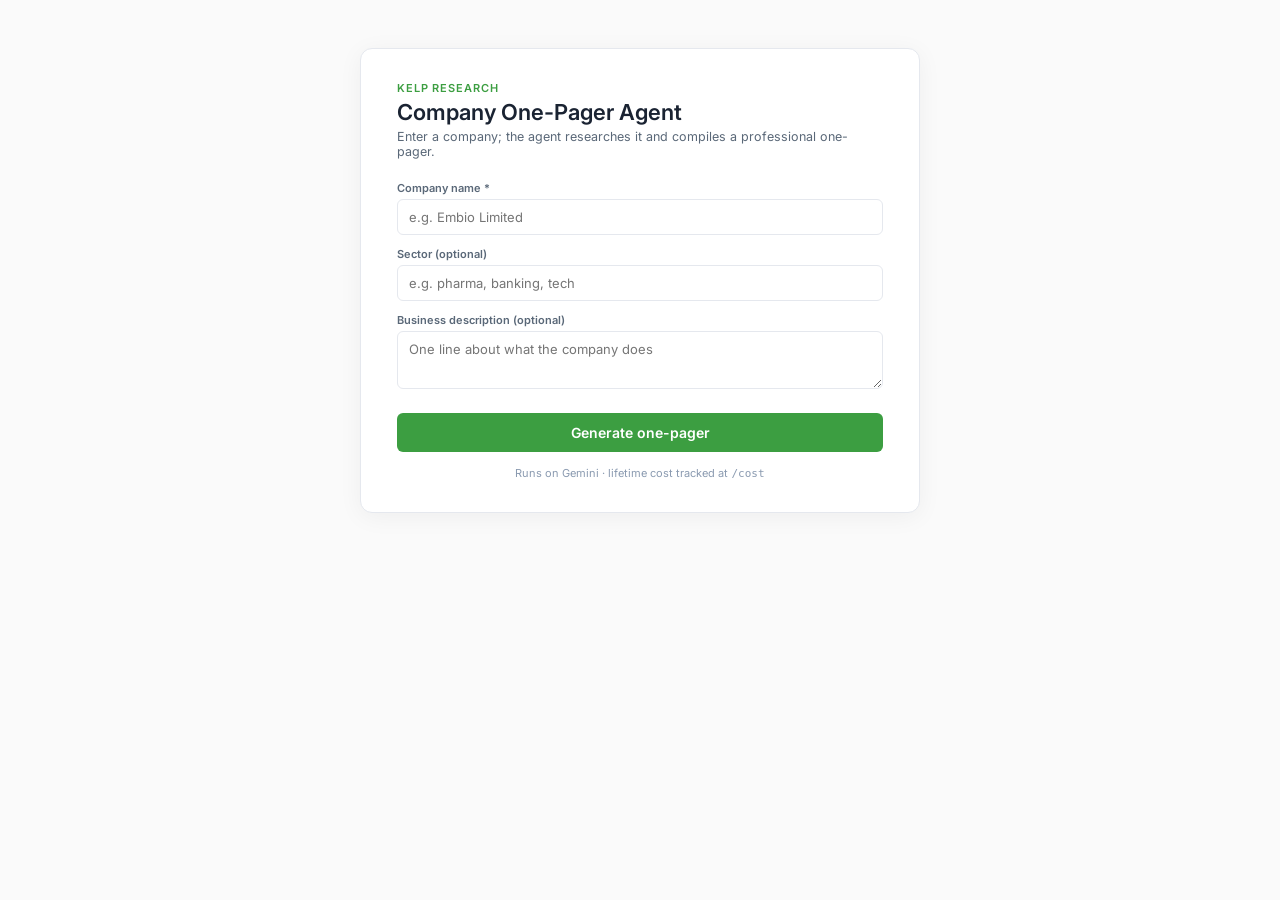
<file: templates/index.html>
<!DOCTYPE html>
<html lang="en">
<head>
<meta charset="UTF-8">
<meta name="viewport" content="width=device-width, initial-scale=1.0">
<title>Kelp One-Pager Agent</title>
<link href="https://fonts.googleapis.com/css2?family=Inter:wght@400;500;600;700&display=swap" rel="stylesheet">
<style>
  * { box-sizing: border-box; margin: 0; padding: 0; }
  body { font-family: 'Inter', sans-serif; background: #FAFAFA; color: #1A2332;
         display: flex; min-height: 100vh; align-items: flex-start; justify-content: center;
         padding: 48px 16px; }
  .card { background: #fff; border: 1px solid #E5E8EE; border-radius: 12px;
          padding: 32px 36px; width: 560px; box-shadow: 0 4px 24px rgba(0,0,0,.05); }
  .kelp { font-size: 11px; font-weight: 600; color: #3C9E41; text-transform: uppercase;
          letter-spacing: .08em; }
  h1 { font-size: 22px; font-weight: 600; margin: 4px 0 4px; }
  p.sub { font-size: 12.5px; color: #5A6878; margin-bottom: 22px; }
  label { font-size: 11px; font-weight: 600; color: #5A6878; display: block; margin: 12px 0 4px; }
  input, textarea { width: 100%; padding: 9px 11px; border: 1px solid #E5E8EE;
          border-radius: 6px; font-family: inherit; font-size: 13px; }
  textarea { resize: vertical; min-height: 58px; }
  button { margin-top: 20px; width: 100%; padding: 11px; background: #3C9E41; color: #fff;
          border: none; border-radius: 6px; font-family: inherit; font-size: 14px;
          font-weight: 600; cursor: pointer; }
  button:hover { background: #348537; }
  button:disabled { background: #B7C2CF; cursor: not-allowed; }
  .note { font-size: 11px; color: #8A9AB0; margin-top: 14px; text-align: center; }
  .err { color: #C0392B; font-size: 12.5px; margin-top: 14px; }

  /* ---- live status panel ---- */
  #status { display: none; margin-top: 8px; }
  .metrics { display: grid; grid-template-columns: repeat(3, 1fr); gap: 10px; margin: 4px 0 18px; }
  .metric { background: #F7F8FA; border: 1px solid #E5E8EE; border-radius: 8px; padding: 12px 14px; }
  .metric .k { font-size: 10px; font-weight: 600; color: #8A9AB0; text-transform: uppercase;
               letter-spacing: .06em; }
  .metric .v { font-size: 19px; font-weight: 600; margin-top: 3px; font-variant-numeric: tabular-nums; }
  .metric .v small { font-size: 12px; color: #8A9AB0; font-weight: 500; }

  .phase-row { display: flex; align-items: baseline; justify-content: space-between;
               margin-bottom: 8px; }
  .phase-label { font-size: 13.5px; font-weight: 600; }
  .phase-count { font-size: 11px; color: #8A9AB0; }
  .bar { height: 8px; background: #EEF1F5; border-radius: 99px; overflow: hidden; }
  .bar > span { display: block; height: 100%; width: 0%; background: #3C9E41;
                border-radius: 99px; transition: width .4s ease; }

  ul.steps { list-style: none; margin: 18px 0 0; }
  ul.steps li { font-size: 12.5px; color: #8A9AB0; padding: 5px 0 5px 22px; position: relative; }
  ul.steps li::before { content: '○'; position: absolute; left: 4px; color: #C4CDD8; }
  ul.steps li.active { color: #1A2332; font-weight: 600; }
  ul.steps li.active::before { content: '◔'; color: #3C9E41; }
  ul.steps li.done { color: #5A6878; }
  ul.steps li.done::before { content: '●'; color: #3C9E41; }

  /* ---- result panel ---- */
  #result { display: none; margin-top: 8px; }
  .ok { background: #EAF6EB; border: 1px solid #CBE8CD; color: #2A6B2E; border-radius: 8px;
        padding: 10px 14px; font-size: 12.5px; font-weight: 600; margin-bottom: 16px; }
  table.sum { width: 100%; border-collapse: collapse; font-size: 12.5px; }
  table.sum td { padding: 6px 4px; border-bottom: 1px solid #EEF1F5; }
  table.sum td:first-child { color: #8A9AB0; }
  table.sum td:last-child { text-align: right; font-weight: 600; font-variant-numeric: tabular-nums; }
  .dl { display: block; text-align: center; margin-top: 18px; padding: 11px; background: #3C9E41;
        color: #fff; border-radius: 6px; font-size: 14px; font-weight: 600; text-decoration: none; }
  .dl:hover { background: #348537; }
  .ghost { display: block; text-align: center; margin-top: 10px; font-size: 12px; color: #5A6878;
           cursor: pointer; }
  .warns { margin-top: 14px; font-size: 11.5px; color: #B7791F; }
</style>
</head>
<body>
  <div class="card">
    <div class="kelp">Kelp Research</div>
    <h1>Company One-Pager Agent</h1>
    <p class="sub">Enter a company; the agent researches it and compiles a professional one-pager.</p>

    <!-- input form -->
    <form id="form">
      <label for="company">Company name *</label>
      <input id="company" name="company" required placeholder="e.g. Embio Limited">
      <label for="sector">Sector (optional)</label>
      <input id="sector" name="sector" placeholder="e.g. pharma, banking, tech">
      <label for="description">Business description (optional)</label>
      <textarea id="description" name="description" placeholder="One line about what the company does"></textarea>
      <button type="submit" id="go">Generate one-pager</button>
      <div class="err" id="formErr"></div>
    </form>

    <!-- live status -->
    <div id="status">
      <div class="metrics">
        <div class="metric"><div class="k">Time elapsed</div><div class="v" id="mElapsed">0.0<small>s</small></div></div>
        <div class="metric"><div class="k">Est. remaining</div><div class="v" id="mRemaining">–<small>s</small></div></div>
        <div class="metric"><div class="k">Cost incurred</div><div class="v" id="mCost">$0.00</div></div>
      </div>
      <div class="phase-row">
        <span class="phase-label" id="phaseLabel">Starting…</span>
        <span class="phase-count" id="phaseCount"></span>
      </div>
      <div class="bar"><span id="barFill"></span></div>
      <ul class="steps" id="steps"></ul>
    </div>

    <!-- result -->
    <div id="result">
      <div class="ok" id="okMsg">One-pager ready.</div>
      <table class="sum"><tbody id="sumBody"></tbody></table>
      <div class="warns" id="warns"></div>
      <a class="dl" id="dlLink" href="#">⬇ Download one-pager JSON</a>
      <span class="ghost" id="again">← Generate another</span>
    </div>

    <div class="note">Runs on Gemini · lifetime cost tracked at <code>/cost</code></div>
  </div>

<script>
const PHASES = [
  ["sector_research",   "Sector research"],
  ["sector_dedup",      "De-duplicating sector sections"],
  ["wave_1_and_layout", "Domain research (Wave 1) + layout"],
  ["json_population",   "Assembling JSON skeleton"],
  ["sector_swap",       "Sector data check & swap"],
  ["synthesis",         "Synthesis — thesis / SWOT / future / risk"],
  ["presentation",      "Formatting & analysis"],
  ["coverage",          "Coverage gap check"],
  ["validation",        "Validation & dedup"],
];

const $ = (id) => document.getElementById(id);
let pollTimer = null;

function renderSteps(currentIndex, state) {
  const ul = $("steps");
  ul.innerHTML = "";
  PHASES.forEach(([key, label], i) => {
    const li = document.createElement("li");
    li.textContent = label;
    if (state === "done" || i < currentIndex) li.className = "done";
    else if (i === currentIndex) li.className = "active";
    ul.appendChild(li);
  });
}

function fmtSecs(s) { return (s == null) ? "–" : s.toFixed(s < 10 ? 1 : 0); }

async function poll(jobId) {
  let r;
  try { r = await fetch(`/status/${jobId}`); }
  catch (e) { return; }            // transient; next tick retries
  if (!r.ok) return;
  const d = await r.json();

  $("mElapsed").innerHTML = `${fmtSecs(d.elapsed_s)}<small>s</small>`;
  $("mRemaining").innerHTML = (d.state === "done")
      ? `0<small>s</small>` : `${fmtSecs(d.remaining_s)}<small>s</small>`;
  $("mCost").textContent = `$${(d.cost_usd || 0).toFixed(4)}`;
  $("phaseLabel").textContent = d.phase_label || "…";
  $("phaseCount").textContent = d.phase_total ? `step ${d.phase_index} / ${d.phase_total}` : "";
  $("barFill").style.width = `${Math.round((d.progress || 0) * 100)}%`;

  const idx = (d.phase && d.phase !== "done")
      ? PHASES.findIndex(p => p[0] === d.phase) : (d.state === "done" ? PHASES.length : 0);
  renderSteps(idx, d.state);

  if (d.state === "error") {
    clearInterval(pollTimer);
    $("status").style.display = "none";
    $("form").style.display = "block";
    $("go").disabled = false;
    $("formErr").textContent = "Generation failed: " + (d.error || "unknown error");
    return;
  }
  if (d.state === "done") {
    clearInterval(pollTimer);
    showResult(d);
  }
}

function showResult(d) {
  $("status").style.display = "none";
  $("result").style.display = "block";
  const s = d.summary || {};
  $("okMsg").textContent = `One-pager ready for ${s.company || "company"}.`;
  const rows = [
    ["Subsector", s.resolved_subsector || "—"],
    ["Total time", (s.duration_s != null ? s.duration_s + "s" : fmtSecs(d.elapsed_s) + "s")],
    ["Run cost", "$" + (s.run_cost_usd != null ? Number(s.run_cost_usd).toFixed(6) : Number(d.cost_usd).toFixed(6))],
    ["Lifetime cost", s.lifetime_cost_usd != null ? "$" + Number(s.lifetime_cost_usd).toFixed(6) : "—"],
    ["Sections", `${s.sections_populated ?? "?"} populated · ${s.sections_partial ?? 0} partial · ${s.sections_unavailable ?? 0} n/a`],
    ["Domains researched", s.domains_succeeded ?? "—"],
  ];
  $("sumBody").innerHTML = rows.map(([k, v]) => `<tr><td>${k}</td><td>${v}</td></tr>`).join("");
  const warns = (s.warnings || []);
  $("warns").textContent = warns.length ? ("⚠ " + warns.slice(0, 6).join(" · ")) : "";
  $("dlLink").href = d.download_url;
  if (d.filename) $("dlLink").setAttribute("download", d.filename);
}

$("form").addEventListener("submit", async (e) => {
  e.preventDefault();
  $("formErr").textContent = "";
  $("go").disabled = true;

  const body = new FormData();
  body.append("company", $("company").value);
  body.append("sector", $("sector").value);
  body.append("description", $("description").value);

  let r;
  try { r = await fetch("/start", { method: "POST", body }); }
  catch (err) { $("formErr").textContent = "Network error."; $("go").disabled = false; return; }
  const d = await r.json();
  if (!r.ok || d.error) { $("formErr").textContent = d.error || "Could not start."; $("go").disabled = false; return; }

  $("form").style.display = "none";
  $("status").style.display = "block";
  renderSteps(0, "running");
  poll(d.job_id);
  pollTimer = setInterval(() => poll(d.job_id), 1000);
});

$("again").addEventListener("click", () => {
  $("result").style.display = "none";
  $("form").style.display = "block";
  $("go").disabled = false;
  $("formErr").textContent = "";
});
</script>
</body>
</html>
</file>
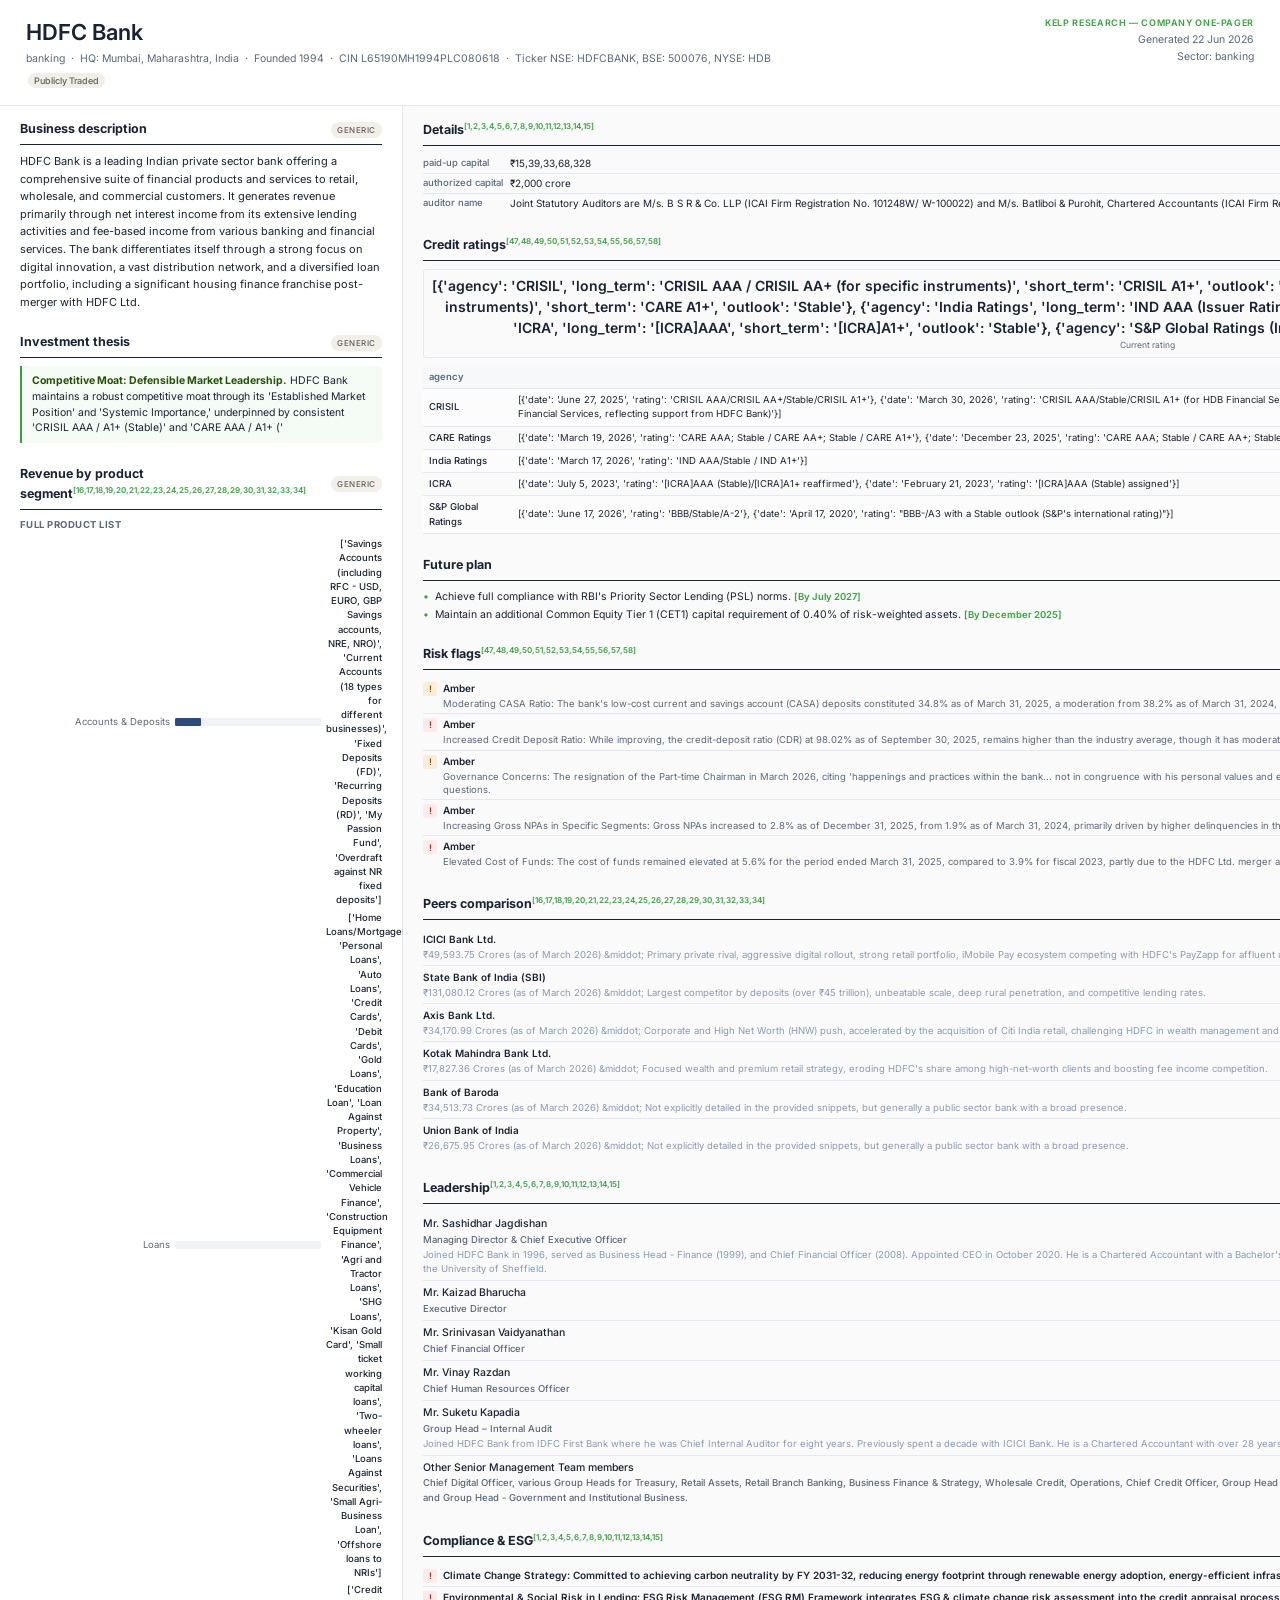
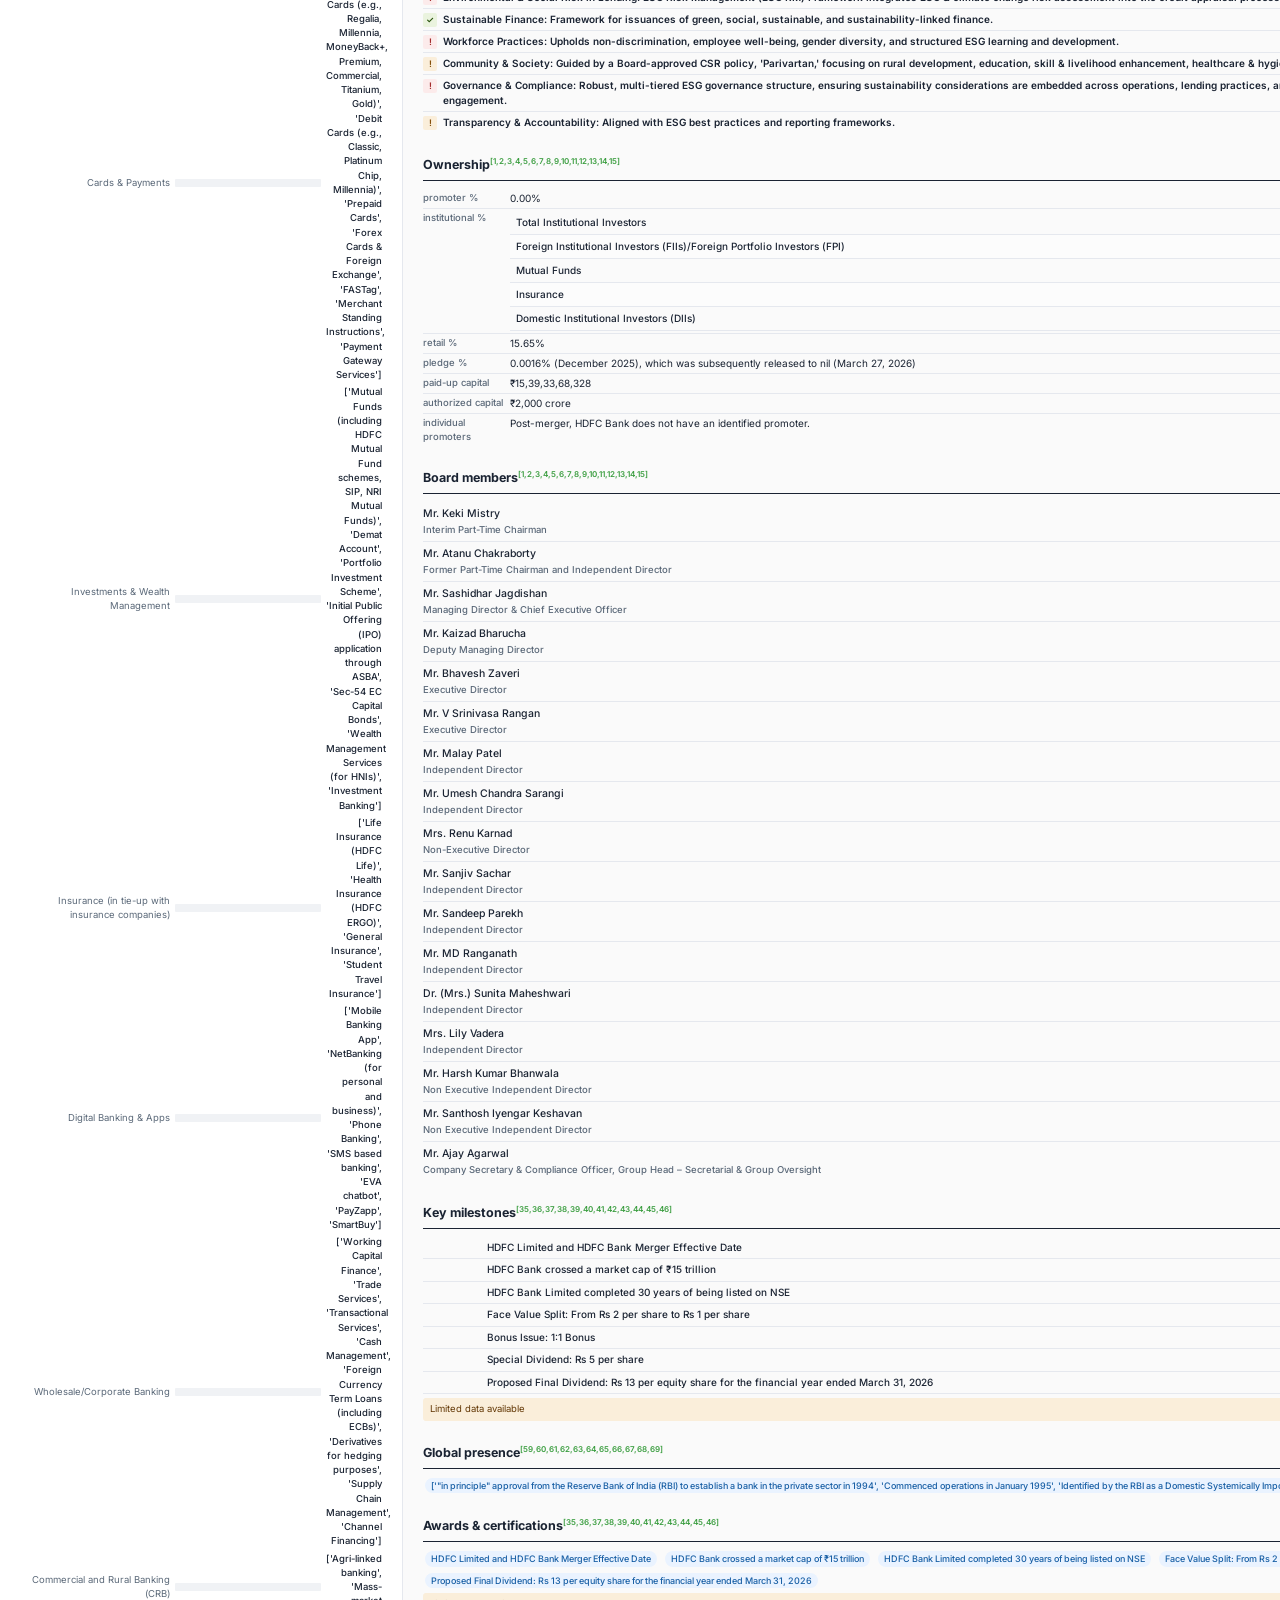
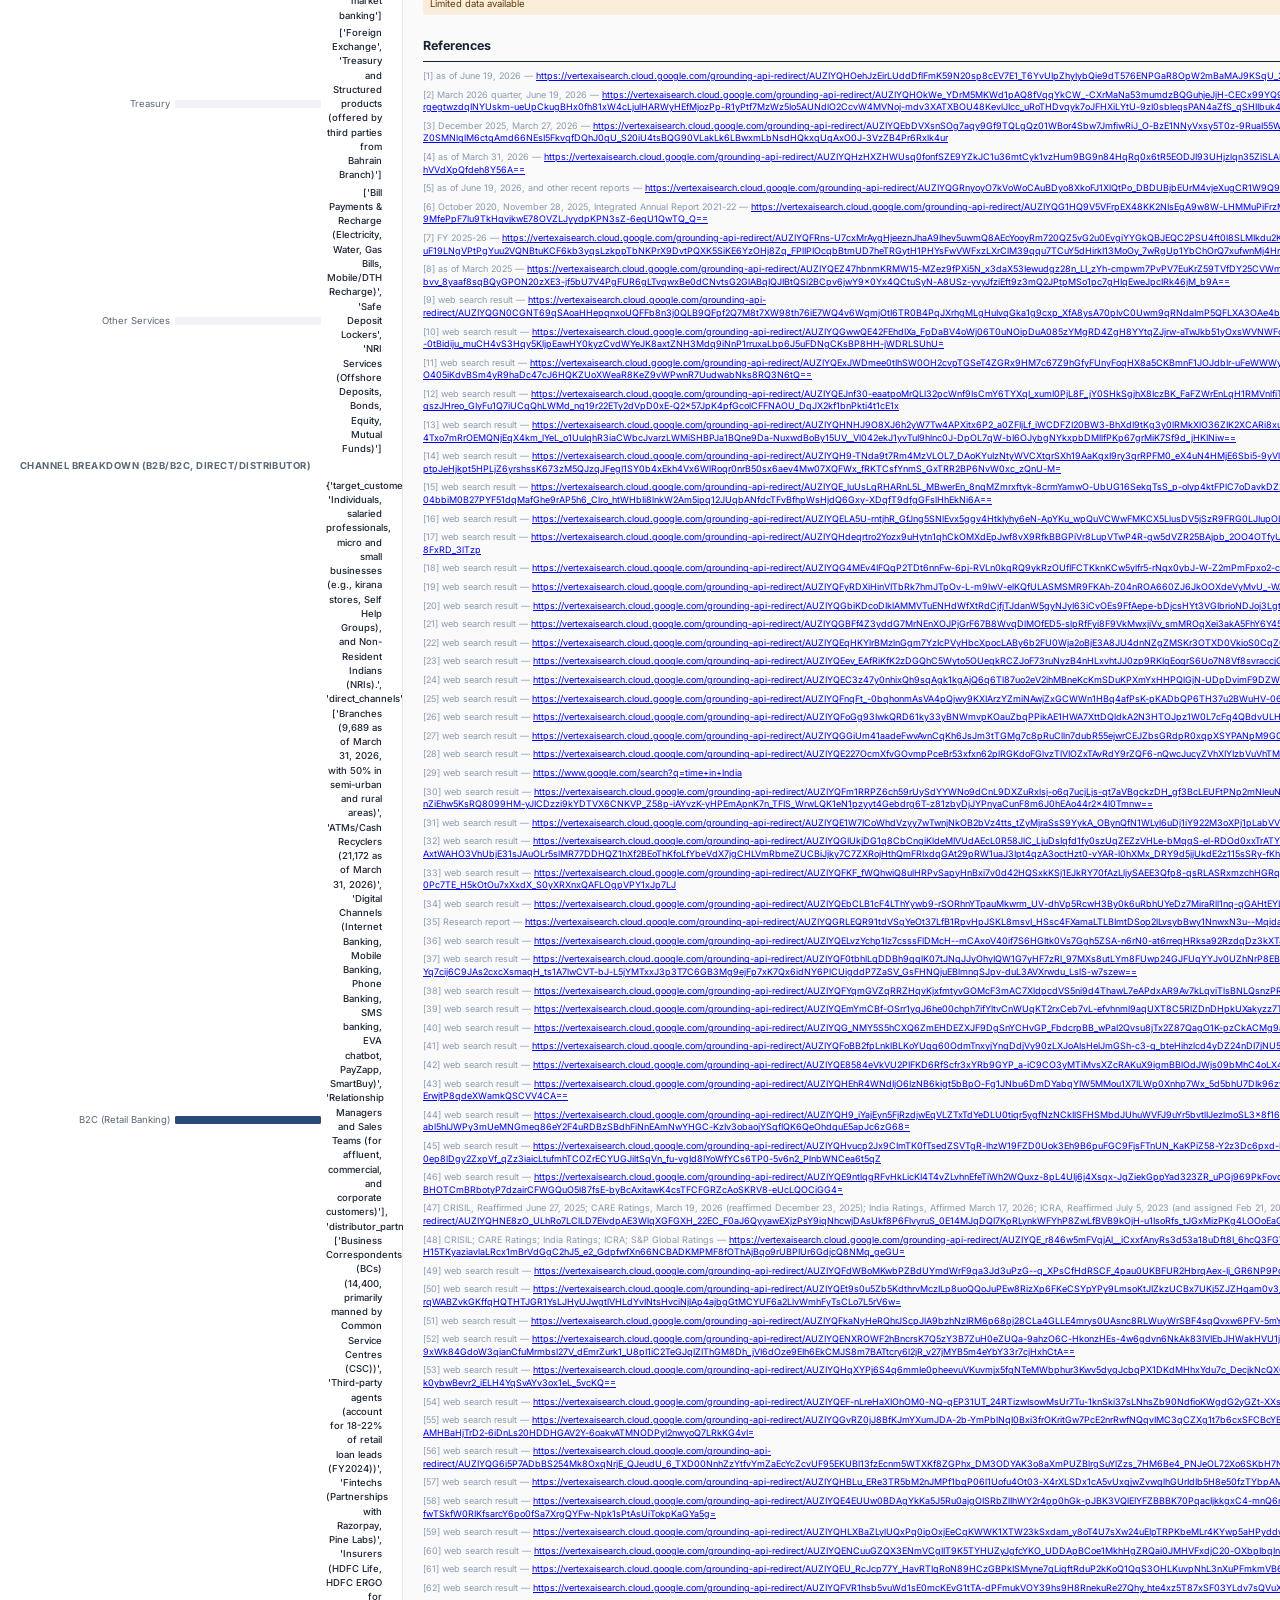
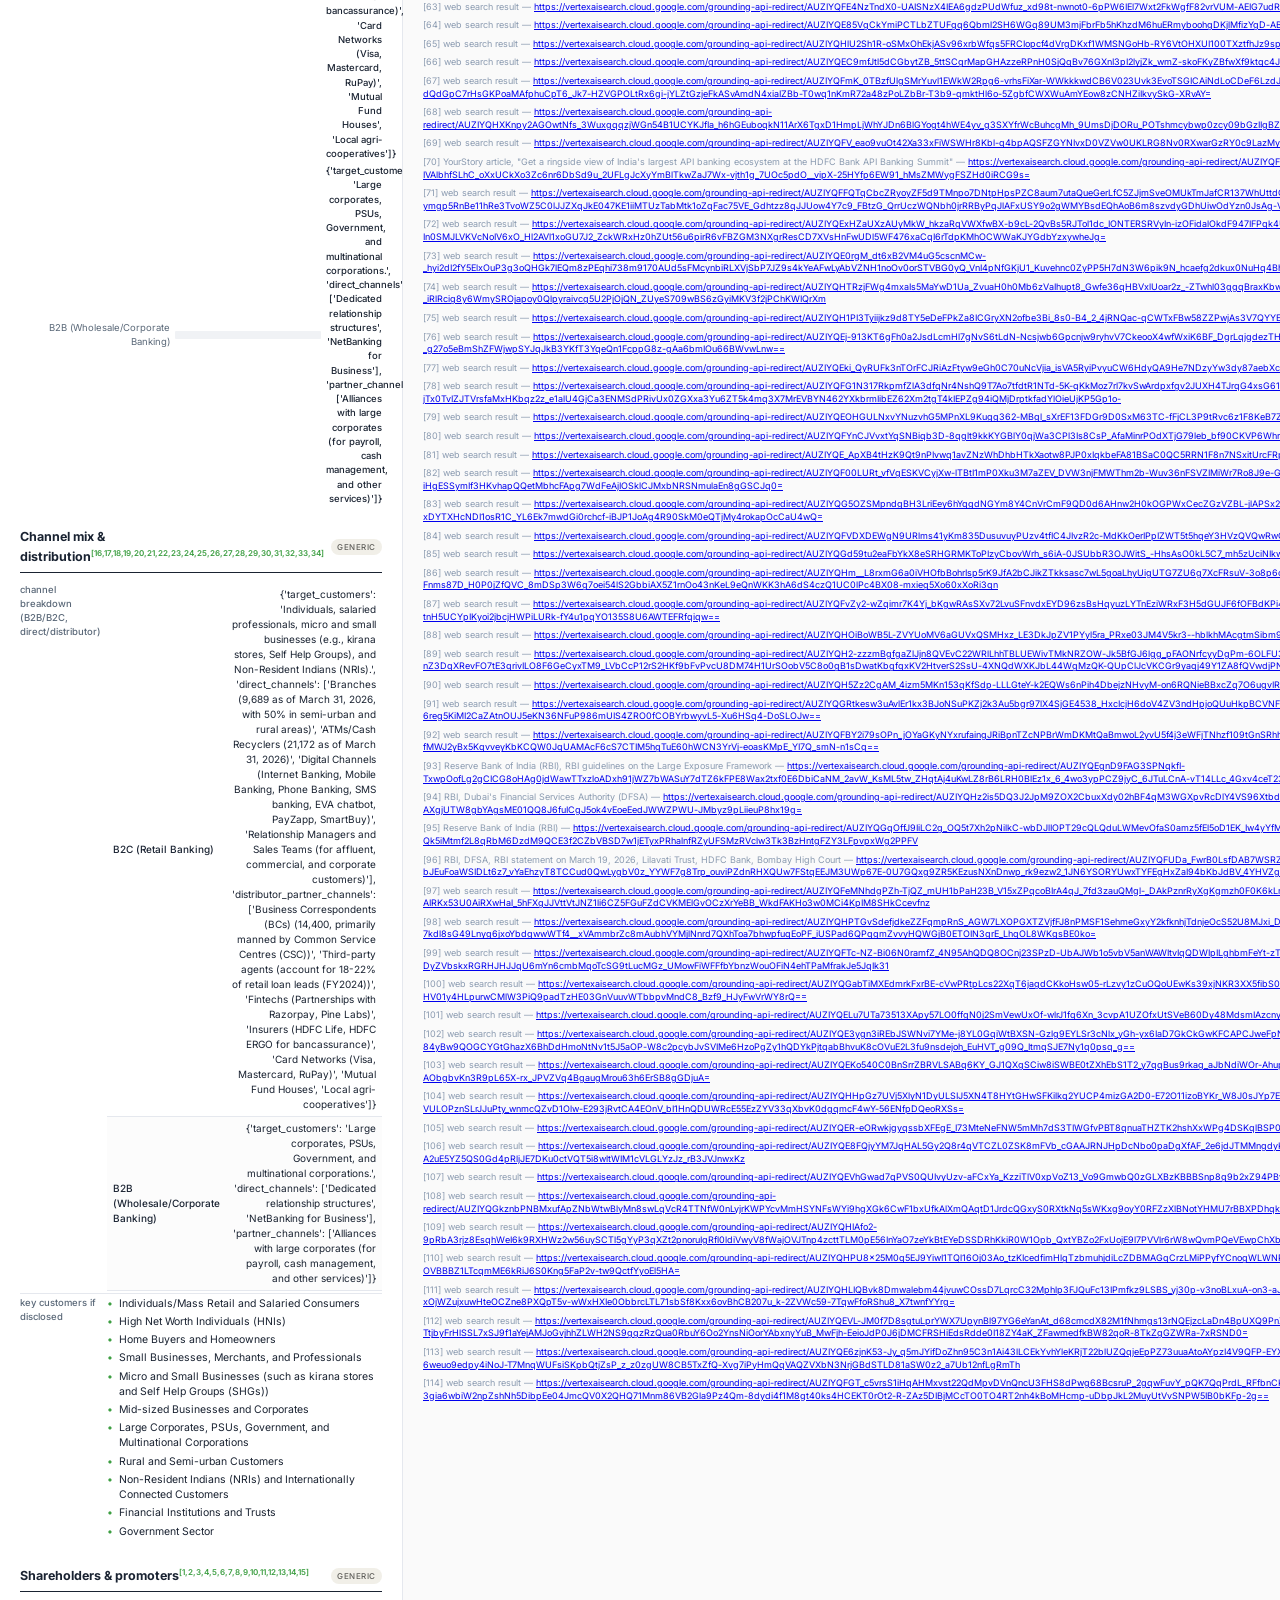
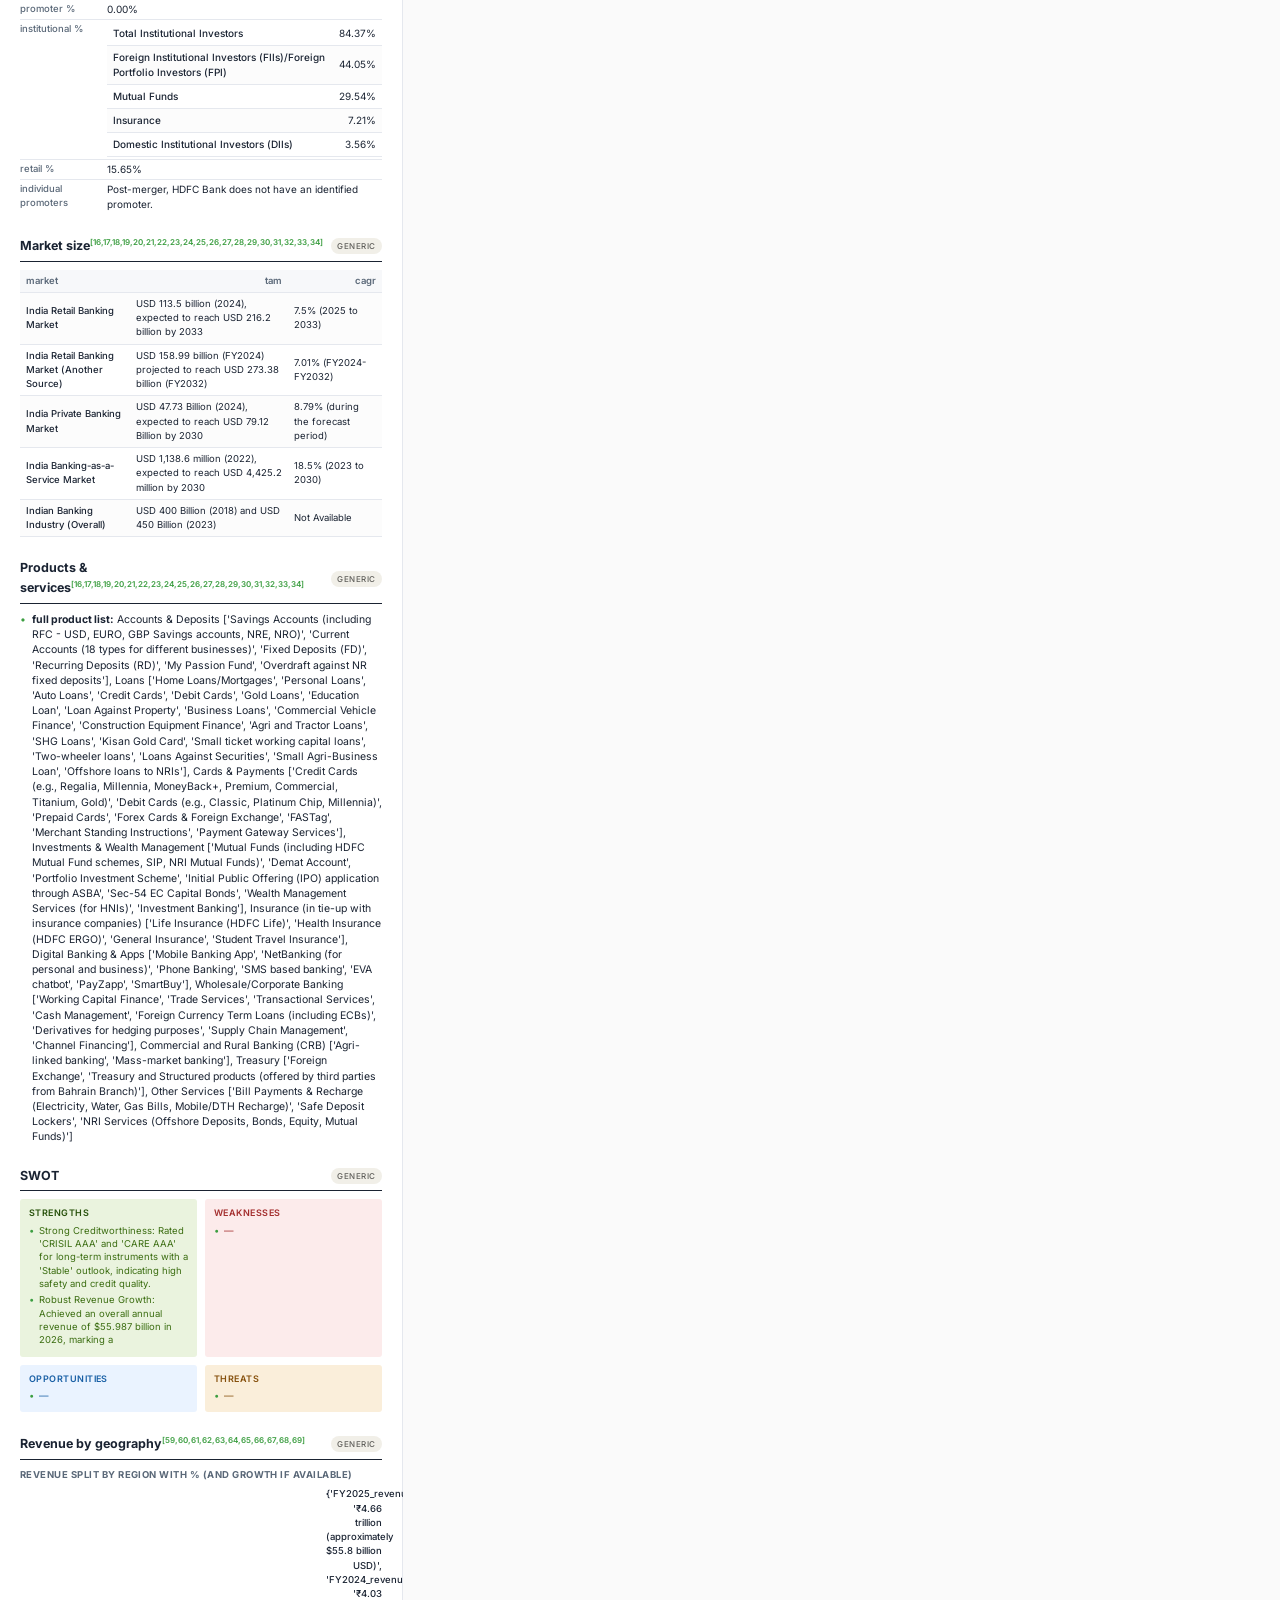
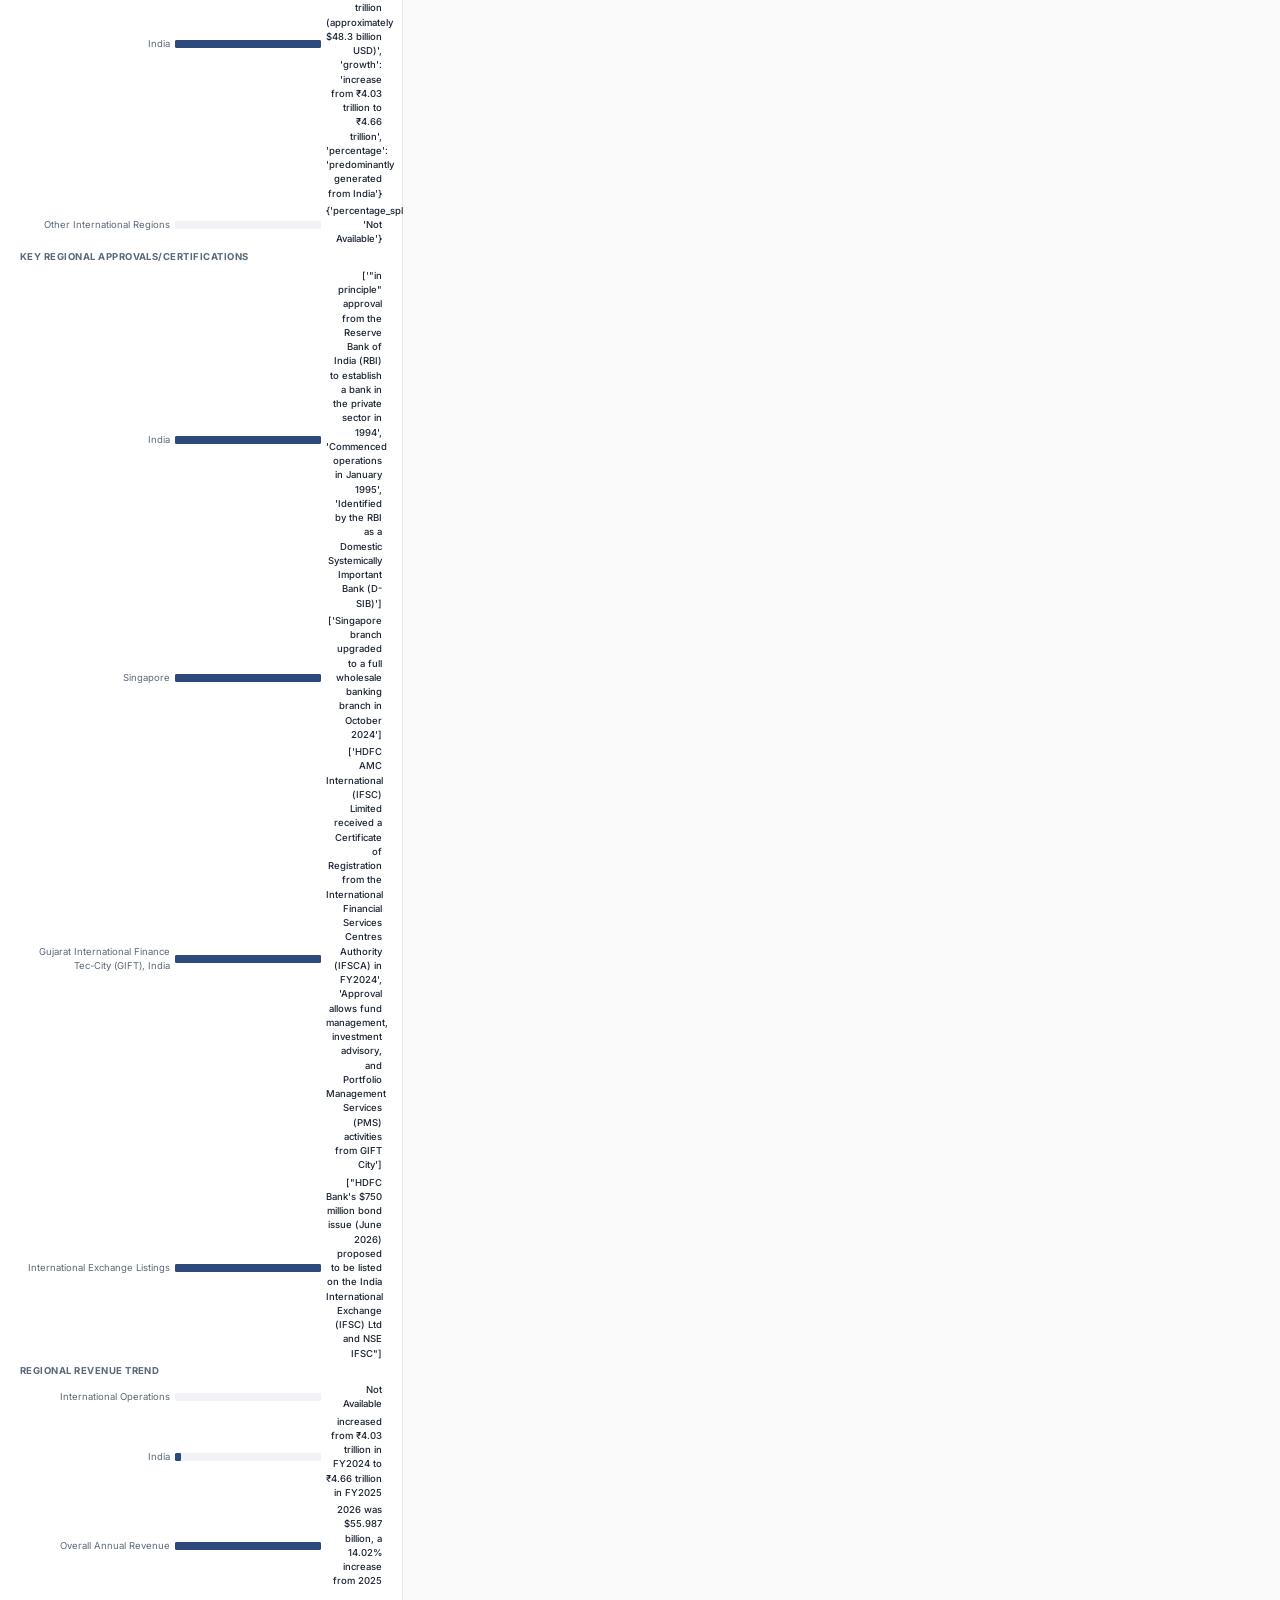
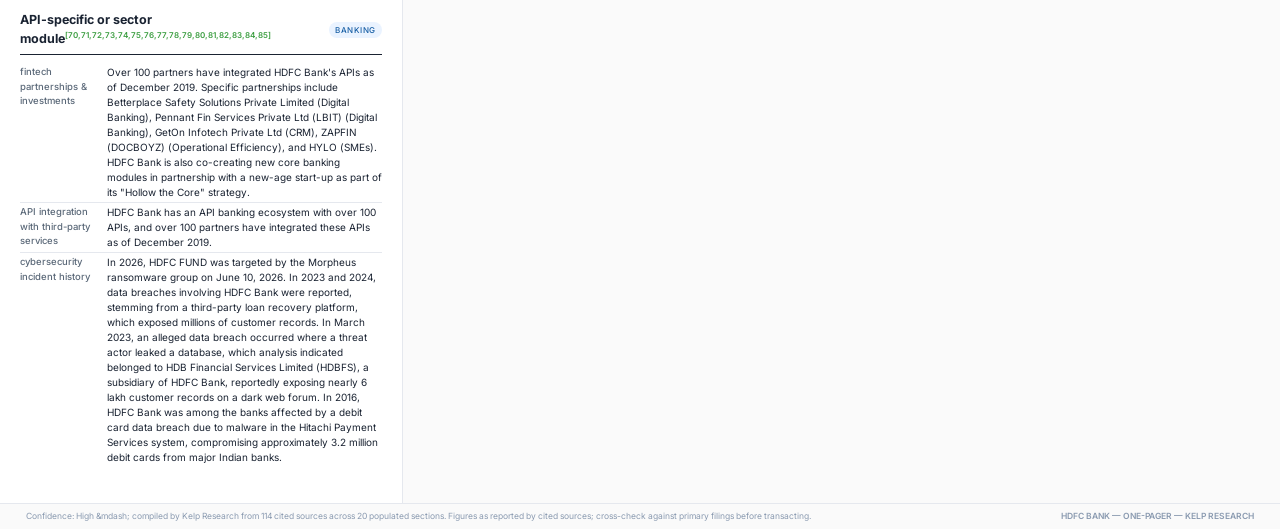
<file: output/hdfc_bank.html>
<!DOCTYPE html>
<html lang="en">
<head>
<meta charset="UTF-8">
<meta name="viewport" content="width=device-width, initial-scale=1.0">
<title>HDFC Bank — One-Pager</title>
<link href="https://fonts.googleapis.com/css2?family=Inter:wght@400;500;600;700&display=swap" rel="stylesheet">
<style>
@import url('https://fonts.googleapis.com/css2?family=Inter:wght@400;500;600;700&display=swap');
* { box-sizing: border-box; margin: 0; padding: 0; }
body { font-family: 'Inter', sans-serif; font-size: 10.5px;
       color: #1A2332; background: #fff; line-height: 1.5; }

/* ===== Layout & Grid ===== */
.page { max-width: 1320px; margin: 0 auto; background: #fff; }

.hdr { display: flex; justify-content: space-between; align-items: flex-start;
       padding: 16px 26px; border-bottom: 1px solid #E5E8EE; }
.hdr-name { font-size: 22px; font-weight: 600; color: #1A2332; }
.hdr-sub { font-size: 10.5px; color: #5A6878; margin-top: 2px; }
.kelp { font-size: 9px; font-weight: 600; color: #3C9E41; text-transform: uppercase;
        letter-spacing: 0.07em; }

.body { display: grid; grid-template-columns: 1.85fr 1fr; }
.col-l { padding: 14px 20px; border-right: 1px solid #E5E8EE; }
.col-r { padding: 14px 20px; background: #FAFAFA; }

/* ===== Sections & Typography ===== */
.sec { margin-bottom: 22px; }
.sec-h { font-size: 12.5px; font-weight: 700; color: #1A2332;
         border-bottom: 1.5px solid #1A2332; padding-bottom: 5px; margin-bottom: 8px;
         display: flex; align-items: center; justify-content: space-between; gap: 6px; }
.sec-h span.tagwrap { display:flex; gap:4px; }

.tag { display: inline-block; font-size: 8px; font-weight: 500; text-transform: uppercase;
       letter-spacing: 0.07em; padding: 2px 6px; border-radius: 100px; }
.tag.tg { background: #F1EFE8; color: #5F5E5A; }
.tag.tp { background: #EAF3FF; color: #185FA5; }

.body-text { font-size: 11px; line-height: 1.6; color: #1A2332; }

/* ===== Tables ===== */
table { width: 100%; border-collapse: collapse; font-size: 10px; }
th { background: #F7F8FA; color: #5A6878; font-size: 9.5px; font-weight: 600;
     text-align: right; padding: 4px 6px; border-bottom: 0.5px solid #E5E8EE; }
th:first-child { text-align: left; }
td { padding: 4px 6px; text-align: right; border-bottom: 0.5px solid #E5E8EE; font-size: 10px; }
td:first-child { text-align: left; font-weight: 500; }
tr:nth-child(even) td { background: #FCFCFC; }
tr.tot td { font-weight: 700; background: #F7F8FA; border-top: 1px solid #E5E8EE; }
tr.hl td { background: #F0F6F0; }
td.up { color: #2A7A30; }
td.dn { color: #C0392B; }
td.nu { color: #8A9AB0; }
td.la { text-align: left; }
td.sm { font-size: 9.5px; }

/* ===== Lists & Bullets ===== */
ul { list-style: none; padding: 0; margin: 0; }
li { font-size: 10.5px; position: relative; padding-left: 12px; margin-bottom: 3px; line-height: 1.45; }
li::before { content: "\2022"; position: absolute; left: 0; color: #3C9E41; }

/* ===== Pills & Badges ===== */
.pill { display: inline-block; font-size: 9px; padding: 1px 6px; border-radius: 100px;
        margin: 1px 2px; font-weight: 500; }
.pg { background: #EAF3DE; color: #27500A; }
.pr { background: #FCEBEB; color: #791F1F; }
.pa { background: #FAEEDA; color: #633806; }
.pb { background: #EAF3FF; color: #185FA5; }
.pn { background: #F1EFE8; color: #5F5E5A; }

/* ===== Detail Rows ===== */
.dr { display: flex; gap: 5px; padding: 2px 0; border-bottom: 0.5px solid #E5E8EE; align-items: flex-start; }
.dr:last-child { border-bottom: none; }
.dl { width: 82px; flex-shrink: 0; color: #5A6878; font-weight: 500; font-size: 9.5px; }
.dv { flex: 1; color: #1A2332; font-size: 10px; }

/* ===== Flag Rows ===== */
.fl { display: flex; gap: 6px; padding: 3px 0; border-bottom: 0.5px solid #E5E8EE; align-items: flex-start; }
.fl:last-child { border-bottom: none; }
.fi { width: 14px; height: 14px; border-radius: 2px; flex-shrink: 0;
      display: flex; align-items: center; justify-content: center;
      font-size: 9px; font-weight: 600; margin-top:1px; }
.fig { background: #EAF3DE; color: #27500A; }
.fia { background: #FAEEDA; color: #854F0B; }
.fir { background: #FCEBEB; color: #A32D2D; }
.ft-title { font-weight: 600; font-size: 10px; color: #1A2332; }
.ft-detail { font-size: 9.5px; color: #5A6878; line-height: 1.4; margin-top:1px; }

/* ===== Stats & Numbers ===== */
.stats { display: flex; gap: 5px; }
.st { flex: 1; padding: 5px; border: 0.5px solid #E5E8EE; border-radius: 3px; text-align: left; }
.sv { font-size: 13px; font-weight: 600; color: #1A2332; }
.sl { font-size: 8.5px; color: #5A6878; margin-top: 1px; }
.ss { font-size: 8.5px; margin-top: 1px; }

/* ===== Semantic Colors ===== */
.green { color: #2A7A30; }
.red { color: #C0392B; }
.blue { color: #1E5FA8; }
.amber { color: #854F0B; }

/* ===== Grid Layouts ===== */
.g2 { display: grid; grid-template-columns: 1fr 1fr; gap: 14px; }
.g3 { display: grid; grid-template-columns: 1fr 1fr 1fr; gap: 6px; }

/* ===== SWOT Grid ===== */
.swot { display: grid; grid-template-columns: 1fr 1fr; gap: 8px; }
.sw { padding: 7px 9px; border-radius: 3px; }
.sw.s { background: #EAF3DE; }
.sw.w { background: #FCEBEB; }
.sw.o { background: #EAF3FF; }
.sw.t { background: #FAEEDA; }
.sw-h { font-size: 9px; font-weight: 600; text-transform: uppercase; letter-spacing: 0.05em; margin-bottom: 4px; }
.sw.s .sw-h { color: #27500A; }
.sw.w .sw-h { color: #A32D2D; }
.sw.o .sw-h { color: #185FA5; }
.sw.t .sw-h { color: #854F0B; }
.sw li { font-size: 9.5px; padding-left: 10px; margin-bottom: 3px; line-height: 1.4; }
.sw li::before { content: "\2022"; }
.sw.s li { color: #3B6D11; }
.sw.w li { color: #A32D2D; }
.sw.o li { color: #185FA5; }
.sw.t li { color: #854F0B; }

/* ===== CSS Bars ===== */
.br { display: flex; align-items: center; gap: 5px; margin-bottom: 3px; }
.bn { font-size: 9.5px; color: #5A6878; width: 150px; text-align: right; flex-shrink: 0; }
.bt { flex: 1; height: 8px; background: #F0F2F5; border-radius: 1px; overflow: hidden; }
.bf { height: 100%; border-radius: 1px; background: #2C4A7C; }
.bf.green { background: #3C9E41; }
.bv { font-size: 9.5px; font-weight: 500; width: 56px; text-align: right; flex-shrink: 0; }

/* ===== Rating Boxes ===== */
.rbox { display: flex; gap: 6px; }
.rb { flex: 1; border: 0.5px solid #E5E8EE; border-radius: 3px; padding: 5px 8px; text-align: center; }
.rv { font-size: 14px; font-weight: 600; color: #1A2332; }

/* ===== News Items ===== */
.ni { padding: 3.5px 0; border-bottom: 0.5px solid #E5E8EE; }
.ni:last-child { border-bottom: none; }
.nd { font-size: 8.5px; color: #8A9AB0; margin-bottom: 1px; }
.nt { color: #1A2332; font-weight: 500; line-height: 1.35; font-size: 10px; }
.ns { font-size: 8.5px; color: #8A9AB0; margin-top: 1px; }

/* ===== Milestones & Timelines ===== */
.ms { display: flex; gap: 8px; padding: 4px 0; border-bottom: 0.5px solid #E5E8EE; }
.ms:last-child { border-bottom: none; }
.md { color: #5A6878; width: 56px; flex-shrink: 0; font-weight: 600; font-size: 9.5px; }
.ms-body { flex:1; }
.ms-evt { font-size: 10px; font-weight: 500; color: #1A2332; line-height:1.35; }
.ms-detail { font-size: 9.5px; color: #8A9AB0; margin-top: 1px; line-height: 1.35; }

/* ===== Deals Timeline ===== */
.deal { display: flex; gap: 8px; padding: 4px 0; border-bottom: 0.5px solid #E5E8EE; }
.deal:last-child { border-bottom: none; }
.dd { color: #5A6878; width: 56px; flex-shrink: 0; font-weight: 600; font-size: 9.5px; }

/* ===== Catalysts Timeline ===== */
.cat { display: flex; gap: 8px; padding: 4px 0; border-bottom: 0.5px solid #E5E8EE; }
.cat:last-child { border-bottom: none; }
.cd { color: #3C9E41; font-weight: 600; width: 76px; flex-shrink: 0; font-size: 9.5px; }

/* ===== Utility / Alerts ===== */
.note { font-size: 9px; color: #8A9AB0; margin-top: 3px; font-style: italic; }
.nalert { font-size: 9.5px; padding: 4px 7px; border-radius: 3px; margin-top: 4px; }
.na { background: #FAEEDA; color: #633806; }
.nb { background: #EAF3FF; color: #185FA5; }
.ng { background: #EAF3DE; color: #27500A; }

/* ===== Management ===== */
.mgmt { padding: 4px 0; border-bottom: 0.5px solid #E5E8EE; }
.mgmt:last-child { border-bottom: none; }
.mn { font-size: 10.5px; font-weight: 500; color: #1A2332; }
.mt { font-size: 9.5px; color: #5A6878; font-weight:500; margin-top:1px;}
.mb { font-size: 9.5px; color: #8A9AB0; line-height: 1.45; margin-top: 1px; }

/* ===== Investment Thesis ===== */
.thesis { padding: 7px 10px; border-left: 2.5px solid #3C9E41; background: #F5FBF5;
          border-radius: 0 3px 3px 0; margin-top: 6px; }
.th { font-size: 9px; font-weight: 600; color: #27500A; margin-bottom: 4px; }

/* ===== Footer ===== */
.ftr { border-top: 0.5px solid #E5E8EE; padding: 6px 26px; display: flex;
       justify-content: space-between; background: #FAFAFA; }
.fl-t { font-size: 8.5px; color: #8A9AB0; max-width: 900px; }
.fr-t { font-size: 8.5px; color: #8A9AB0; font-weight: 600; white-space:nowrap; }

/* ===== Custom additions ===== */
.stats-strip { display: flex; gap: 8px; padding: 14px 26px; border-bottom: 1px solid #E5E8EE; background:#FAFAFA; }
.src { font-size: 9px; color: #8A9AB0; margin-top: 6px; line-height:1.4; }
.sub-h { font-size: 9.5px; font-weight: 700; color: #5A6878; text-transform: uppercase;
         letter-spacing: 0.05em; margin-bottom: 5px; }
.chart-wrap { height: 165px; position: relative; }
.chart-title { font-size: 9.5px; font-weight: 600; color: #5A6878; margin-bottom: 4px; }
.thesis-item { margin-bottom: 6px; }
.thesis-item:last-child { margin-bottom: 0; }
.thesis-lbl { font-weight: 700; color: #27500A; }
.cpills { display: flex; flex-wrap: wrap; gap: 4px; }
.peer { padding: 4px 0; border-bottom: 0.5px solid #E5E8EE; }
.peer:last-child { border-bottom: none; }
.peer-name { font-size: 10px; font-weight: 600; color: #1A2332; }
.peer-focus { font-size: 9.5px; color: #8A9AB0; line-height: 1.4; margin-top: 1px; }

</style>
</head>
<body>
<div class="page">
<div class="hdr"><div><div class="hdr-name">HDFC Bank</div><div class="hdr-sub">banking &nbsp;&middot;&nbsp; HQ: Mumbai, Maharashtra, India &nbsp;&middot;&nbsp; Founded 1994 &nbsp;&middot;&nbsp; CIN L65190MH1994PLC080618 &nbsp;&middot;&nbsp; Ticker NSE: HDFCBANK, BSE: 500076, NYSE: HDB</div><div style="margin-top:5px;"><span class="pill pn">Publicly Traded</span></div></div><div style="text-align:right;"><div class="kelp">Kelp Research &mdash; Company One-Pager</div><div class="hdr-sub">Generated 22 Jun 2026</div><div class="hdr-sub">Sector: banking</div></div></div>
<div class="body">
<div class="col-l"><div class="sec"><div class="sec-h"><span>Business description</span><span class="tagwrap"><span class="tag tg">Generic</span></span></div><div class="body-text">HDFC Bank is a leading Indian private sector bank offering a comprehensive suite of financial products and services to retail, wholesale, and commercial customers. It generates revenue primarily through net interest income from its extensive lending activities and fee-based income from various banking and financial services. The bank differentiates itself through a strong focus on digital innovation, a vast distribution network, and a diversified loan portfolio, including a significant housing finance franchise post-merger with HDFC Ltd.</div></div><div class="sec"><div class="sec-h"><span>Investment thesis</span><span class="tagwrap"><span class="tag tg">Generic</span></span></div><div class="thesis"><div class="thesis-item"><span class="thesis-lbl">Competitive Moat: Defensible Market Leadership.</span> HDFC Bank maintains a robust competitive moat through its &#x27;Established Market Position&#x27; and &#x27;Systemic Importance,&#x27; underpinned by consistent &#x27;CRISIL AAA / A1+ (Stable)&#x27; and &#x27;CARE AAA / A1+ (&#x27;</div></div></div><div class="sec"><div class="sec-h"><span>Revenue by product segment<sup style="color:#3C9E41;font-size:8px;font-weight:600">[16,17,18,19,20,21,22,23,24,25,26,27,28,29,30,31,32,33,34]</sup></span><span class="tagwrap"><span class="tag tg">Generic</span></span></div><div class="sub-h">full product list</div><div class="br"><div class="bn">Accounts &amp; Deposits</div><div class="bt"><div class="bf" style="width:18.0%"></div></div><div class="bv">[&#x27;Savings Accounts (including RFC - USD, EURO, GBP Savings accounts, NRE, NRO)&#x27;, &#x27;Current Accounts (18 types for different businesses)&#x27;, &#x27;Fixed Deposits (FD)&#x27;, &#x27;Recurring Deposits (RD)&#x27;, &#x27;My Passion Fund&#x27;, &#x27;Overdraft against NR fixed deposits&#x27;]</div></div><div class="br"><div class="bn">Loans</div><div class="bt"><div class="bf" style="width:0.0%"></div></div><div class="bv">[&#x27;Home Loans/Mortgages&#x27;, &#x27;Personal Loans&#x27;, &#x27;Auto Loans&#x27;, &#x27;Credit Cards&#x27;, &#x27;Debit Cards&#x27;, &#x27;Gold Loans&#x27;, &#x27;Education Loan&#x27;, &#x27;Loan Against Property&#x27;, &#x27;Business Loans&#x27;, &#x27;Commercial Vehicle Finance&#x27;, &#x27;Construction Equipment Finance&#x27;, &#x27;Agri and Tractor Loans&#x27;, &#x27;SHG Loans&#x27;, &#x27;Kisan Gold Card&#x27;, &#x27;Small ticket working capital loans&#x27;, &#x27;Two-wheeler loans&#x27;, &#x27;Loans Against Securities&#x27;, &#x27;Small Agri-Business Loan&#x27;, &#x27;Offshore loans to NRIs&#x27;]</div></div><div class="br"><div class="bn">Cards &amp; Payments</div><div class="bt"><div class="bf" style="width:0.0%"></div></div><div class="bv">[&#x27;Credit Cards (e.g., Regalia, Millennia, MoneyBack+, Premium, Commercial, Titanium, Gold)&#x27;, &#x27;Debit Cards (e.g., Classic, Platinum Chip, Millennia)&#x27;, &#x27;Prepaid Cards&#x27;, &#x27;Forex Cards &amp; Foreign Exchange&#x27;, &#x27;FASTag&#x27;, &#x27;Merchant Standing Instructions&#x27;, &#x27;Payment Gateway Services&#x27;]</div></div><div class="br"><div class="bn">Investments &amp; Wealth Management</div><div class="bt"><div class="bf" style="width:0.0%"></div></div><div class="bv">[&#x27;Mutual Funds (including HDFC Mutual Fund schemes, SIP, NRI Mutual Funds)&#x27;, &#x27;Demat Account&#x27;, &#x27;Portfolio Investment Scheme&#x27;, &#x27;Initial Public Offering (IPO) application through ASBA&#x27;, &#x27;Sec-54 EC Capital Bonds&#x27;, &#x27;Wealth Management Services (for HNIs)&#x27;, &#x27;Investment Banking&#x27;]</div></div><div class="br"><div class="bn">Insurance (in tie-up with insurance companies)</div><div class="bt"><div class="bf" style="width:0.0%"></div></div><div class="bv">[&#x27;Life Insurance (HDFC Life)&#x27;, &#x27;Health Insurance (HDFC ERGO)&#x27;, &#x27;General Insurance&#x27;, &#x27;Student Travel Insurance&#x27;]</div></div><div class="br"><div class="bn">Digital Banking &amp; Apps</div><div class="bt"><div class="bf" style="width:0.0%"></div></div><div class="bv">[&#x27;Mobile Banking App&#x27;, &#x27;NetBanking (for personal and business)&#x27;, &#x27;Phone Banking&#x27;, &#x27;SMS based banking&#x27;, &#x27;EVA chatbot&#x27;, &#x27;PayZapp&#x27;, &#x27;SmartBuy&#x27;]</div></div><div class="br"><div class="bn">Wholesale/Corporate Banking</div><div class="bt"><div class="bf" style="width:0.0%"></div></div><div class="bv">[&#x27;Working Capital Finance&#x27;, &#x27;Trade Services&#x27;, &#x27;Transactional Services&#x27;, &#x27;Cash Management&#x27;, &#x27;Foreign Currency Term Loans (including ECBs)&#x27;, &#x27;Derivatives for hedging purposes&#x27;, &#x27;Supply Chain Management&#x27;, &#x27;Channel Financing&#x27;]</div></div><div class="br"><div class="bn">Commercial and Rural Banking (CRB)</div><div class="bt"><div class="bf" style="width:0.0%"></div></div><div class="bv">[&#x27;Agri-linked banking&#x27;, &#x27;Mass-market banking&#x27;]</div></div><div class="br"><div class="bn">Treasury</div><div class="bt"><div class="bf" style="width:0.0%"></div></div><div class="bv">[&#x27;Foreign Exchange&#x27;, &#x27;Treasury and Structured products (offered by third parties from Bahrain Branch)&#x27;]</div></div><div class="br"><div class="bn">Other Services</div><div class="bt"><div class="bf" style="width:0.0%"></div></div><div class="bv">[&#x27;Bill Payments &amp; Recharge (Electricity, Water, Gas Bills, Mobile/DTH Recharge)&#x27;, &#x27;Safe Deposit Lockers&#x27;, &#x27;NRI Services (Offshore Deposits, Bonds, Equity, Mutual Funds)&#x27;]</div></div><div class="sub-h">channel breakdown (B2B/B2C, direct/distributor)</div><div class="br"><div class="bn">B2C (Retail Banking)</div><div class="bt"><div class="bf" style="width:100.0%"></div></div><div class="bv">{&#x27;target_customers&#x27;: &#x27;Individuals, salaried professionals, micro and small businesses (e.g., kirana stores, Self Help Groups), and Non-Resident Indians (NRIs).&#x27;, &#x27;direct_channels&#x27;: [&#x27;Branches (9,689 as of March 31, 2026, with 50% in semi-urban and rural areas)&#x27;, &#x27;ATMs/Cash Recyclers (21,172 as of March 31, 2026)&#x27;, &#x27;Digital Channels (Internet Banking, Mobile Banking, Phone Banking, SMS banking, EVA chatbot, PayZapp, SmartBuy)&#x27;, &#x27;Relationship Managers and Sales Teams (for affluent, commercial, and corporate customers)&#x27;], &#x27;distributor_partner_channels&#x27;: [&#x27;Business Correspondents (BCs) (14,400, primarily manned by Common Service Centres (CSC))&#x27;, &#x27;Third-party agents (account for 18-22% of retail loan leads (FY2024))&#x27;, &#x27;Fintechs (Partnerships with Razorpay, Pine Labs)&#x27;, &#x27;Insurers (HDFC Life, HDFC ERGO for bancassurance)&#x27;, &#x27;Card Networks (Visa, Mastercard, RuPay)&#x27;, &#x27;Mutual Fund Houses&#x27;, &#x27;Local agri-cooperatives&#x27;]}</div></div><div class="br"><div class="bn">B2B (Wholesale/Corporate Banking)</div><div class="bt"><div class="bf" style="width:0.0%"></div></div><div class="bv">{&#x27;target_customers&#x27;: &#x27;Large corporates, PSUs, Government, and multinational corporations.&#x27;, &#x27;direct_channels&#x27;: [&#x27;Dedicated relationship structures&#x27;, &#x27;NetBanking for Business&#x27;], &#x27;partner_channels&#x27;: [&#x27;Alliances with large corporates (for payroll, cash management, and other services)&#x27;]}</div></div></div><div class="sec"><div class="sec-h"><span>Channel mix &amp; distribution<sup style="color:#3C9E41;font-size:8px;font-weight:600">[16,17,18,19,20,21,22,23,24,25,26,27,28,29,30,31,32,33,34]</sup></span><span class="tagwrap"><span class="tag tg">Generic</span></span></div><div class="dr"><div class="dl">channel breakdown (B2B/B2C, direct/distributor)</div><div class="dv"><table><tr><td class='la'>B2C (Retail Banking)</td><td>{&#x27;target_customers&#x27;: &#x27;Individuals, salaried professionals, micro and small businesses (e.g., kirana stores, Self Help Groups), and Non-Resident Indians (NRIs).&#x27;, &#x27;direct_channels&#x27;: [&#x27;Branches (9,689 as of March 31, 2026, with 50% in semi-urban and rural areas)&#x27;, &#x27;ATMs/Cash Recyclers (21,172 as of March 31, 2026)&#x27;, &#x27;Digital Channels (Internet Banking, Mobile Banking, Phone Banking, SMS banking, EVA chatbot, PayZapp, SmartBuy)&#x27;, &#x27;Relationship Managers and Sales Teams (for affluent, commercial, and corporate customers)&#x27;], &#x27;distributor_partner_channels&#x27;: [&#x27;Business Correspondents (BCs) (14,400, primarily manned by Common Service Centres (CSC))&#x27;, &#x27;Third-party agents (account for 18-22% of retail loan leads (FY2024))&#x27;, &#x27;Fintechs (Partnerships with Razorpay, Pine Labs)&#x27;, &#x27;Insurers (HDFC Life, HDFC ERGO for bancassurance)&#x27;, &#x27;Card Networks (Visa, Mastercard, RuPay)&#x27;, &#x27;Mutual Fund Houses&#x27;, &#x27;Local agri-cooperatives&#x27;]}</td></tr><tr><td class='la'>B2B (Wholesale/Corporate Banking)</td><td>{&#x27;target_customers&#x27;: &#x27;Large corporates, PSUs, Government, and multinational corporations.&#x27;, &#x27;direct_channels&#x27;: [&#x27;Dedicated relationship structures&#x27;, &#x27;NetBanking for Business&#x27;], &#x27;partner_channels&#x27;: [&#x27;Alliances with large corporates (for payroll, cash management, and other services)&#x27;]}</td></tr></table></div></div><div class="dr"><div class="dl">key customers if disclosed</div><div class="dv"><ul><li>Individuals/Mass Retail and Salaried Consumers</li><li>High Net Worth Individuals (HNIs)</li><li>Home Buyers and Homeowners</li><li>Small Businesses, Merchants, and Professionals</li><li>Micro and Small Businesses (such as kirana stores and Self Help Groups (SHGs))</li><li>Mid-sized Businesses and Corporates</li><li>Large Corporates, PSUs, Government, and Multinational Corporations</li><li>Rural and Semi-urban Customers</li><li>Non-Resident Indians (NRIs) and Internationally Connected Customers</li><li>Financial Institutions and Trusts</li><li>Government Sector</li></ul></div></div></div><div class="sec"><div class="sec-h"><span>Shareholders &amp; promoters<sup style="color:#3C9E41;font-size:8px;font-weight:600">[1,2,3,4,5,6,7,8,9,10,11,12,13,14,15]</sup></span><span class="tagwrap"><span class="tag tg">Generic</span></span></div><div class="dr"><div class="dl">promoter %</div><div class="dv">0.00%</div></div><div class="dr"><div class="dl">institutional %</div><div class="dv"><table><tr><td class='la'>Total Institutional Investors</td><td>84.37%</td></tr><tr><td class='la'>Foreign Institutional Investors (FIIs)/Foreign Portfolio Investors (FPI)</td><td>44.05%</td></tr><tr><td class='la'>Mutual Funds</td><td>29.54%</td></tr><tr><td class='la'>Insurance</td><td>7.21%</td></tr><tr><td class='la'>Domestic Institutional Investors (DIIs)</td><td>3.56%</td></tr></table></div></div><div class="dr"><div class="dl">retail %</div><div class="dv">15.65%</div></div><div class="dr"><div class="dl">individual promoters</div><div class="dv">Post-merger, HDFC Bank does not have an identified promoter.</div></div></div><div class="sec"><div class="sec-h"><span>Market size<sup style="color:#3C9E41;font-size:8px;font-weight:600">[16,17,18,19,20,21,22,23,24,25,26,27,28,29,30,31,32,33,34]</sup></span><span class="tagwrap"><span class="tag tg">Generic</span></span></div><table><tr><th class='la'>market</th><th class='la'>tam</th><th class='la'>cagr</th></tr><tr><td class='la sm'>India Retail Banking Market</td><td class='la sm'>USD 113.5 billion (2024), expected to reach USD 216.2 billion by 2033</td><td class='la sm'>7.5% (2025 to 2033)</td></tr><tr><td class='la sm'>India Retail Banking Market (Another Source)</td><td class='la sm'>USD 158.99 billion (FY2024) projected to reach USD 273.38 billion (FY2032)</td><td class='la sm'>7.01% (FY2024-FY2032)</td></tr><tr><td class='la sm'>India Private Banking Market</td><td class='la sm'>USD 47.73 Billion (2024), expected to reach USD 79.12 Billion by 2030</td><td class='la sm'>8.79% (during the forecast period)</td></tr><tr><td class='la sm'>India Banking-as-a-Service Market</td><td class='la sm'>USD 1,138.6 million (2022), expected to reach USD 4,425.2 million by 2030</td><td class='la sm'>18.5% (2023 to 2030)</td></tr><tr><td class='la sm'>Indian Banking Industry (Overall)</td><td class='la sm'>USD 400 Billion (2018) and USD 450 Billion (2023)</td><td class='la sm'>Not Available</td></tr></table></div><div class="sec"><div class="sec-h"><span>Products &amp; services<sup style="color:#3C9E41;font-size:8px;font-weight:600">[16,17,18,19,20,21,22,23,24,25,26,27,28,29,30,31,32,33,34]</sup></span><span class="tagwrap"><span class="tag tg">Generic</span></span></div><ul><li><strong>full product list:</strong> Accounts &amp; Deposits [&#x27;Savings Accounts (including RFC - USD, EURO, GBP Savings accounts, NRE, NRO)&#x27;, &#x27;Current Accounts (18 types for different businesses)&#x27;, &#x27;Fixed Deposits (FD)&#x27;, &#x27;Recurring Deposits (RD)&#x27;, &#x27;My Passion Fund&#x27;, &#x27;Overdraft against NR fixed deposits&#x27;], Loans [&#x27;Home Loans/Mortgages&#x27;, &#x27;Personal Loans&#x27;, &#x27;Auto Loans&#x27;, &#x27;Credit Cards&#x27;, &#x27;Debit Cards&#x27;, &#x27;Gold Loans&#x27;, &#x27;Education Loan&#x27;, &#x27;Loan Against Property&#x27;, &#x27;Business Loans&#x27;, &#x27;Commercial Vehicle Finance&#x27;, &#x27;Construction Equipment Finance&#x27;, &#x27;Agri and Tractor Loans&#x27;, &#x27;SHG Loans&#x27;, &#x27;Kisan Gold Card&#x27;, &#x27;Small ticket working capital loans&#x27;, &#x27;Two-wheeler loans&#x27;, &#x27;Loans Against Securities&#x27;, &#x27;Small Agri-Business Loan&#x27;, &#x27;Offshore loans to NRIs&#x27;], Cards &amp; Payments [&#x27;Credit Cards (e.g., Regalia, Millennia, MoneyBack+, Premium, Commercial, Titanium, Gold)&#x27;, &#x27;Debit Cards (e.g., Classic, Platinum Chip, Millennia)&#x27;, &#x27;Prepaid Cards&#x27;, &#x27;Forex Cards &amp; Foreign Exchange&#x27;, &#x27;FASTag&#x27;, &#x27;Merchant Standing Instructions&#x27;, &#x27;Payment Gateway Services&#x27;], Investments &amp; Wealth Management [&#x27;Mutual Funds (including HDFC Mutual Fund schemes, SIP, NRI Mutual Funds)&#x27;, &#x27;Demat Account&#x27;, &#x27;Portfolio Investment Scheme&#x27;, &#x27;Initial Public Offering (IPO) application through ASBA&#x27;, &#x27;Sec-54 EC Capital Bonds&#x27;, &#x27;Wealth Management Services (for HNIs)&#x27;, &#x27;Investment Banking&#x27;], Insurance (in tie-up with insurance companies) [&#x27;Life Insurance (HDFC Life)&#x27;, &#x27;Health Insurance (HDFC ERGO)&#x27;, &#x27;General Insurance&#x27;, &#x27;Student Travel Insurance&#x27;], Digital Banking &amp; Apps [&#x27;Mobile Banking App&#x27;, &#x27;NetBanking (for personal and business)&#x27;, &#x27;Phone Banking&#x27;, &#x27;SMS based banking&#x27;, &#x27;EVA chatbot&#x27;, &#x27;PayZapp&#x27;, &#x27;SmartBuy&#x27;], Wholesale/Corporate Banking [&#x27;Working Capital Finance&#x27;, &#x27;Trade Services&#x27;, &#x27;Transactional Services&#x27;, &#x27;Cash Management&#x27;, &#x27;Foreign Currency Term Loans (including ECBs)&#x27;, &#x27;Derivatives for hedging purposes&#x27;, &#x27;Supply Chain Management&#x27;, &#x27;Channel Financing&#x27;], Commercial and Rural Banking (CRB) [&#x27;Agri-linked banking&#x27;, &#x27;Mass-market banking&#x27;], Treasury [&#x27;Foreign Exchange&#x27;, &#x27;Treasury and Structured products (offered by third parties from Bahrain Branch)&#x27;], Other Services [&#x27;Bill Payments &amp; Recharge (Electricity, Water, Gas Bills, Mobile/DTH Recharge)&#x27;, &#x27;Safe Deposit Lockers&#x27;, &#x27;NRI Services (Offshore Deposits, Bonds, Equity, Mutual Funds)&#x27;]</li></ul></div><div class="sec"><div class="sec-h"><span>SWOT</span><span class="tagwrap"><span class="tag tg">Generic</span></span></div><div class="swot"><div class="sw s"><div class="sw-h">Strengths</div><ul><li>Strong Creditworthiness: Rated &#x27;CRISIL AAA&#x27; and &#x27;CARE AAA&#x27; for long-term instruments with a &#x27;Stable&#x27; outlook, indicating high safety and credit quality.</li><li>Robust Revenue Growth: Achieved an overall annual revenue of $55.987 billion in 2026, marking a</li></ul></div><div class="sw w"><div class="sw-h">Weaknesses</div><ul><li>—</li></ul></div><div class="sw o"><div class="sw-h">Opportunities</div><ul><li>—</li></ul></div><div class="sw t"><div class="sw-h">Threats</div><ul><li>—</li></ul></div></div></div><div class="sec"><div class="sec-h"><span>Revenue by geography<sup style="color:#3C9E41;font-size:8px;font-weight:600">[59,60,61,62,63,64,65,66,67,68,69]</sup></span><span class="tagwrap"><span class="tag tg">Generic</span></span></div><div class="sub-h">revenue split by region with % (and growth if available)</div><div class="br"><div class="bn">India</div><div class="bt"><div class="bf" style="width:100.0%"></div></div><div class="bv">{&#x27;FY2025_revenue&#x27;: &#x27;₹4.66 trillion (approximately $55.8 billion USD)&#x27;, &#x27;FY2024_revenue&#x27;: &#x27;₹4.03 trillion (approximately $48.3 billion USD)&#x27;, &#x27;growth&#x27;: &#x27;increase from ₹4.03 trillion to ₹4.66 trillion&#x27;, &#x27;percentage&#x27;: &#x27;predominantly generated from India&#x27;}</div></div><div class="br"><div class="bn">Other International Regions</div><div class="bt"><div class="bf" style="width:0.0%"></div></div><div class="bv">{&#x27;percentage_split&#x27;: &#x27;Not Available&#x27;}</div></div><div class="sub-h">key regional approvals/certifications</div><div class="br"><div class="bn">India</div><div class="bt"><div class="bf" style="width:100.0%"></div></div><div class="bv">[&#x27;&quot;in principle&quot; approval from the Reserve Bank of India (RBI) to establish a bank in the private sector in 1994&#x27;, &#x27;Commenced operations in January 1995&#x27;, &#x27;Identified by the RBI as a Domestic Systemically Important Bank (D-SIB)&#x27;]</div></div><div class="br"><div class="bn">Singapore</div><div class="bt"><div class="bf" style="width:100.0%"></div></div><div class="bv">[&#x27;Singapore branch upgraded to a full wholesale banking branch in October 2024&#x27;]</div></div><div class="br"><div class="bn">Gujarat International Finance Tec-City (GIFT), India</div><div class="bt"><div class="bf" style="width:100.0%"></div></div><div class="bv">[&#x27;HDFC AMC International (IFSC) Limited received a Certificate of Registration from the International Financial Services Centres Authority (IFSCA) in FY2024&#x27;, &#x27;Approval allows fund management, investment advisory, and Portfolio Management Services (PMS) activities from GIFT City&#x27;]</div></div><div class="br"><div class="bn">International Exchange Listings</div><div class="bt"><div class="bf" style="width:100.0%"></div></div><div class="bv">[&quot;HDFC Bank&#x27;s $750 million bond issue (June 2026) proposed to be listed on the India International Exchange (IFSC) Ltd and NSE IFSC&quot;]</div></div><div class="sub-h">regional revenue trend</div><div class="br"><div class="bn">International Operations</div><div class="bt"><div class="bf" style="width:0.0%"></div></div><div class="bv">Not Available</div></div><div class="br"><div class="bn">India</div><div class="bt"><div class="bf" style="width:4.0%"></div></div><div class="bv">increased from ₹4.03 trillion in FY2024 to ₹4.66 trillion in FY2025</div></div><div class="br"><div class="bn">Overall Annual Revenue</div><div class="bt"><div class="bf" style="width:100.0%"></div></div><div class="bv">2026 was $55.987 billion, a 14.02% increase from 2025</div></div></div><div class="sec"><div class="sec-h"><span>API-specific or sector module<sup style="color:#3C9E41;font-size:8px;font-weight:600">[70,71,72,73,74,75,76,77,78,79,80,81,82,83,84,85]</sup></span><span class="tagwrap"><span class="tag tp">Banking</span></span></div><div class="dr"><div class="dl">fintech partnerships &amp; investments</div><div class="dv">Over 100 partners have integrated HDFC Bank&#x27;s APIs as of December 2019. Specific partnerships include Betterplace Safety Solutions Private Limited (Digital Banking), Pennant Fin Services Private Ltd (LBIT) (Digital Banking), GetOn Infotech Private Ltd (CRM), ZAPFIN (DOCBOYZ) (Operational Efficiency), and HYLO (SMEs). HDFC Bank is also co-creating new core banking modules in partnership with a new-age start-up as part of its &quot;Hollow the Core&quot; strategy.</div></div><div class="dr"><div class="dl">API integration with third-party services</div><div class="dv">HDFC Bank has an API banking ecosystem with over 100 APIs, and over 100 partners have integrated these APIs as of December 2019.</div></div><div class="dr"><div class="dl">cybersecurity incident history</div><div class="dv">In 2026, HDFC FUND was targeted by the Morpheus ransomware group on June 10, 2026. In 2023 and 2024, data breaches involving HDFC Bank were reported, stemming from a third-party loan recovery platform, which exposed millions of customer records. In March 2023, an alleged data breach occurred where a threat actor leaked a database, which analysis indicated belonged to HDB Financial Services Limited (HDBFS), a subsidiary of HDFC Bank, reportedly exposing nearly 6 lakh customer records on a dark web forum. In 2016, HDFC Bank was among the banks affected by a debit card data breach due to malware in the Hitachi Payment Services system, compromising approximately 3.2 million debit cards from major Indian banks.</div></div></div></div>
<div class="col-r"><div class="sec"><div class="sec-h"><span>Details<sup style="color:#3C9E41;font-size:8px;font-weight:600">[1,2,3,4,5,6,7,8,9,10,11,12,13,14,15]</sup></span><span class="tagwrap"><span class="tag tg">Generic</span></span></div><div class="dr"><div class="dl">paid-up capital</div><div class="dv">₹15,39,33,68,328</div></div><div class="dr"><div class="dl">authorized capital</div><div class="dv">₹2,000 crore</div></div><div class="dr"><div class="dl">auditor name</div><div class="dv">Joint Statutory Auditors are M/s. B S R &amp; Co. LLP (ICAI Firm Registration No. 101248W/ W-100022) and M/s. Batliboi &amp; Purohit, Chartered Accountants (ICAI Firm Registration No. 101048W).</div></div></div><div class="sec"><div class="sec-h"><span>Credit ratings<sup style="color:#3C9E41;font-size:8px;font-weight:600">[47,48,49,50,51,52,53,54,55,56,57,58]</sup></span><span class="tagwrap"><span class="tag tg">Generic</span></span></div><div class="rbox"><div class="rb"><div class="rv">[{&#x27;agency&#x27;: &#x27;CRISIL&#x27;, &#x27;long_term&#x27;: &#x27;CRISIL AAA / CRISIL AA+ (for specific instruments)&#x27;, &#x27;short_term&#x27;: &#x27;CRISIL A1+&#x27;, &#x27;outlook&#x27;: &#x27;Stable&#x27;}, {&#x27;agency&#x27;: &#x27;CARE Ratings&#x27;, &#x27;long_term&#x27;: &#x27;CARE AAA / CARE AA+ (for specific instruments)&#x27;, &#x27;short_term&#x27;: &#x27;CARE A1+&#x27;, &#x27;outlook&#x27;: &#x27;Stable&#x27;}, {&#x27;agency&#x27;: &#x27;India Ratings&#x27;, &#x27;long_term&#x27;: &#x27;IND AAA (Issuer Rating)&#x27;, &#x27;short_term&#x27;: &#x27;IND A1+ (Certificates of Deposit)&#x27;, &#x27;outlook&#x27;: &#x27;Stable&#x27;}, {&#x27;agency&#x27;: &#x27;ICRA&#x27;, &#x27;long_term&#x27;: &#x27;[ICRA]AAA&#x27;, &#x27;short_term&#x27;: &#x27;[ICRA]A1+&#x27;, &#x27;outlook&#x27;: &#x27;Stable&#x27;}, {&#x27;agency&#x27;: &#x27;S&amp;P Global Ratings (International)&#x27;, &#x27;long_term&#x27;: &#x27;BBB&#x27;, &#x27;short_term&#x27;: &#x27;A-2&#x27;, &#x27;outlook&#x27;: &#x27;Stable&#x27;}]</div><div class="sl">Current rating</div></div></div><table style="margin-top:8px;"><tr><th class='la'>agency</th><th class='la'>history</th></tr><tr><td class='la sm'>CRISIL</td><td class='la sm'>[{&#x27;date&#x27;: &#x27;June 27, 2025&#x27;, &#x27;rating&#x27;: &#x27;CRISIL AAA/CRISIL AA+/Stable/CRISIL A1+&#x27;}, {&#x27;date&#x27;: &#x27;March 30, 2026&#x27;, &#x27;rating&#x27;: &#x27;CRISIL AAA/Stable/CRISIL A1+ (for HDB Financial Services, reflecting support from HDFC Bank)&#x27;}, {&#x27;date&#x27;: &#x27;April 14, 2026&#x27;, &#x27;rating&#x27;: &#x27;CRISIL AAA/Stable/CRISIL A1+ (for HDB Financial Services, reflecting support from HDFC Bank)&#x27;}]</td></tr><tr><td class='la sm'>CARE Ratings</td><td class='la sm'>[{&#x27;date&#x27;: &#x27;March 19, 2026&#x27;, &#x27;rating&#x27;: &#x27;CARE AAA; Stable / CARE AA+; Stable / CARE A1+&#x27;}, {&#x27;date&#x27;: &#x27;December 23, 2025&#x27;, &#x27;rating&#x27;: &#x27;CARE AAA; Stable / CARE AA+; Stable / CARE A1+&#x27;}]</td></tr><tr><td class='la sm'>India Ratings</td><td class='la sm'>[{&#x27;date&#x27;: &#x27;March 17, 2026&#x27;, &#x27;rating&#x27;: &#x27;IND AAA/Stable / IND A1+&#x27;}]</td></tr><tr><td class='la sm'>ICRA</td><td class='la sm'>[{&#x27;date&#x27;: &#x27;July 5, 2023&#x27;, &#x27;rating&#x27;: &#x27;[ICRA]AAA (Stable)/[ICRA]A1+ reaffirmed&#x27;}, {&#x27;date&#x27;: &#x27;February 21, 2023&#x27;, &#x27;rating&#x27;: &#x27;[ICRA]AAA (Stable) assigned&#x27;}]</td></tr><tr><td class='la sm'>S&amp;P Global Ratings</td><td class='la sm'>[{&#x27;date&#x27;: &#x27;June 17, 2026&#x27;, &#x27;rating&#x27;: &#x27;BBB/Stable/A-2&#x27;}, {&#x27;date&#x27;: &#x27;April 17, 2020&#x27;, &#x27;rating&#x27;: &quot;BBB-/A3 with a Stable outlook (S&amp;P&#x27;s international rating)&quot;}]</td></tr></table></div><div class="sec"><div class="sec-h"><span>Future plan</span><span class="tagwrap"><span class="tag tg">Generic</span></span></div><ul><li>Achieve full compliance with RBI&#x27;s Priority Sector Lending (PSL) norms. <span class="cd" style="display:inline">[By July 2027]</span></li><li>Maintain an additional Common Equity Tier 1 (CET1) capital requirement of 0.40% of risk-weighted assets. <span class="cd" style="display:inline">[By December 2025]</span></li></ul></div><div class="sec"><div class="sec-h"><span>Risk flags<sup style="color:#3C9E41;font-size:8px;font-weight:600">[47,48,49,50,51,52,53,54,55,56,57,58]</sup></span><span class="tagwrap"><span class="tag tg">Generic</span></span></div><div class="fl"><div class="fi fia">!</div><div><div class="ft-title">Amber</div><div class="ft-detail">Moderating CASA Ratio: The bank&#x27;s low-cost current and savings account (CASA) deposits constituted 34.8% as of March 31, 2025, a moderation from 38.2% as of March 31, 2024, post-amalgamation with HDFC Ltd.</div></div></div><div class="fl"><div class="fi fir">!</div><div><div class="ft-title">Amber</div><div class="ft-detail">Increased Credit Deposit Ratio: While improving, the credit-deposit ratio (CDR) at 98.02% as of September 30, 2025, remains higher than the industry average, though it has moderated from 104.42% in March 2024.</div></div></div><div class="fl"><div class="fi fia">!</div><div><div class="ft-title">Amber</div><div class="ft-detail">Governance Concerns: The resignation of the Part-time Chairman in March 2026, citing &#x27;happenings and practices within the bank... not in congruence with his personal values and ethics,&#x27; led to a review by external law firms. While the RBI stated no material concerns, such events can raise governance questions.</div></div></div><div class="fl"><div class="fi fir">!</div><div><div class="ft-title">Amber</div><div class="ft-detail">Increasing Gross NPAs in Specific Segments: Gross NPAs increased to 2.8% as of December 31, 2025, from 1.9% as of March 31, 2024, primarily driven by higher delinquencies in the vehicle and unsecured business loan portfolios of its subsidiary HDB Financial Services.</div></div></div><div class="fl"><div class="fi fir">!</div><div><div class="ft-title">Amber</div><div class="ft-detail">Elevated Cost of Funds: The cost of funds remained elevated at 5.6% for the period ended March 31, 2025, compared to 3.9% for fiscal 2023, partly due to the HDFC Ltd. merger and a high-interest rate environment.</div></div></div></div><div class="sec"><div class="sec-h"><span>Peers comparison<sup style="color:#3C9E41;font-size:8px;font-weight:600">[16,17,18,19,20,21,22,23,24,25,26,27,28,29,30,31,32,33,34]</sup></span><span class="tagwrap"><span class="tag tg">Generic</span></span></div><div class="peer"><div class="peer-name">ICICI Bank Ltd.</div><div class="peer-focus">₹49,593.75 Crores (as of March 2026) &amp;middot; Primary private rival, aggressive digital rollout, strong retail portfolio, iMobile Pay ecosystem competing with HDFC&#x27;s PayZapp for affluent urban customers.</div></div><div class="peer"><div class="peer-name">State Bank of India (SBI)</div><div class="peer-focus">₹131,080.12 Crores (as of March 2026) &amp;middot; Largest competitor by deposits (over ₹45 trillion), unbeatable scale, deep rural penetration, and competitive lending rates.</div></div><div class="peer"><div class="peer-name">Axis Bank Ltd.</div><div class="peer-focus">₹34,170.99 Crores (as of March 2026) &amp;middot; Corporate and High Net Worth (HNW) push, accelerated by the acquisition of Citi India retail, challenging HDFC in wealth management and premium retail segments.</div></div><div class="peer"><div class="peer-name">Kotak Mahindra Bank Ltd.</div><div class="peer-focus">₹17,827.36 Crores (as of March 2026) &amp;middot; Focused wealth and premium retail strategy, eroding HDFC&#x27;s share among high-net-worth clients and boosting fee income competition.</div></div><div class="peer"><div class="peer-name">Bank of Baroda</div><div class="peer-focus">₹34,513.73 Crores (as of March 2026) &amp;middot; Not explicitly detailed in the provided snippets, but generally a public sector bank with a broad presence.</div></div><div class="peer"><div class="peer-name">Union Bank of India</div><div class="peer-focus">₹26,675.95 Crores (as of March 2026) &amp;middot; Not explicitly detailed in the provided snippets, but generally a public sector bank with a broad presence.</div></div></div><div class="sec"><div class="sec-h"><span>Leadership<sup style="color:#3C9E41;font-size:8px;font-weight:600">[1,2,3,4,5,6,7,8,9,10,11,12,13,14,15]</sup></span><span class="tagwrap"><span class="tag tg">Generic</span></span></div><div class="mgmt"><div class="mn">Mr. Sashidhar Jagdishan</div><div class="mt">Managing Director &amp; Chief Executive Officer</div><div class="mb">Joined HDFC Bank in 1996, served as Business Head - Finance (1999), and Chief Financial Officer (2008). Appointed CEO in October 2020. He is a Chartered Accountant with a Bachelor&#x27;s degree in Science from the University of Mumbai and a Master&#x27;s degree in Economics of Money, Banking, and Finance from the University of Sheffield.</div></div><div class="mgmt"><div class="mn">Mr. Kaizad Bharucha</div><div class="mt">Executive Director</div></div><div class="mgmt"><div class="mn">Mr. Srinivasan Vaidyanathan</div><div class="mt">Chief Financial Officer</div></div><div class="mgmt"><div class="mn">Mr. Vinay Razdan</div><div class="mt">Chief Human Resources Officer</div></div><div class="mgmt"><div class="mn">Mr. Suketu Kapadia</div><div class="mt">Group Head – Internal Audit</div><div class="mb">Joined HDFC Bank from IDFC First Bank where he was Chief Internal Auditor for eight years. Previously spent a decade with ICICI Bank. He is a Chartered Accountant with over 28 years of experience in Assurance, Risk Management, Finance, and Consulting.</div></div><div class="mgmt"><div class="mn">Other Senior Management Team members</div><div class="mt">Chief Digital Officer, various Group Heads for Treasury, Retail Assets, Retail Branch Banking, Business Finance &amp; Strategy, Wholesale Credit, Operations, Chief Credit Officer, Group Head - Corporate Banking, Payments Business, Commercial Banking, Investment Banking, Chief Information Officer, Chief Risk Officer, and Group Head - Government and Institutional Business.</div></div></div><div class="sec"><div class="sec-h"><span>Compliance &amp; ESG<sup style="color:#3C9E41;font-size:8px;font-weight:600">[1,2,3,4,5,6,7,8,9,10,11,12,13,14,15]</sup></span><span class="tagwrap"><span class="tag tg">Generic</span></span></div><div class="fl"><div class="fi fir">!</div><div><div class="ft-title">Climate Change Strategy: Committed to achieving carbon neutrality by FY 2031-32, reducing energy footprint through renewable energy adoption, energy-efficient infrastructure, and automated energy management.</div></div></div><div class="fl"><div class="fi fir">!</div><div><div class="ft-title">Environmental &amp; Social Risk in Lending: ESG Risk Management (ESG RM) Framework integrates ESG &amp; climate change risk assessment into the credit appraisal process.</div></div></div><div class="fl"><div class="fi fig">&#10003;</div><div><div class="ft-title">Sustainable Finance: Framework for issuances of green, social, sustainable, and sustainability-linked finance.</div></div></div><div class="fl"><div class="fi fir">!</div><div><div class="ft-title">Workforce Practices: Upholds non-discrimination, employee well-being, gender diversity, and structured ESG learning and development.</div></div></div><div class="fl"><div class="fi fia">!</div><div><div class="ft-title">Community &amp; Society: Guided by a Board-approved CSR policy, &#x27;Parivartan,&#x27; focusing on rural development, education, skill &amp; livelihood enhancement, healthcare &amp; hygiene, financial literacy &amp; inclusion, and natural resource management.</div></div></div><div class="fl"><div class="fi fir">!</div><div><div class="ft-title">Governance &amp; Compliance: Robust, multi-tiered ESG governance structure, ensuring sustainability considerations are embedded across operations, lending practices, and reporting mechanisms. Upholds transparency through a whistleblower mechanism and proactive stakeholder engagement.</div></div></div><div class="fl"><div class="fi fia">!</div><div><div class="ft-title">Transparency &amp; Accountability: Aligned with ESG best practices and reporting frameworks.</div></div></div></div><div class="sec"><div class="sec-h"><span>Ownership<sup style="color:#3C9E41;font-size:8px;font-weight:600">[1,2,3,4,5,6,7,8,9,10,11,12,13,14,15]</sup></span><span class="tagwrap"><span class="tag tg">Generic</span></span></div><div class="dr"><div class="dl">promoter %</div><div class="dv">0.00%</div></div><div class="dr"><div class="dl">institutional %</div><div class="dv"><table><tr><td class='la'>Total Institutional Investors</td><td>84.37%</td></tr><tr><td class='la'>Foreign Institutional Investors (FIIs)/Foreign Portfolio Investors (FPI)</td><td>44.05%</td></tr><tr><td class='la'>Mutual Funds</td><td>29.54%</td></tr><tr><td class='la'>Insurance</td><td>7.21%</td></tr><tr><td class='la'>Domestic Institutional Investors (DIIs)</td><td>3.56%</td></tr></table></div></div><div class="dr"><div class="dl">retail %</div><div class="dv">15.65%</div></div><div class="dr"><div class="dl">pledge %</div><div class="dv">0.0016% (December 2025), which was subsequently released to nil (March 27, 2026)</div></div><div class="dr"><div class="dl">paid-up capital</div><div class="dv">₹15,39,33,68,328</div></div><div class="dr"><div class="dl">authorized capital</div><div class="dv">₹2,000 crore</div></div><div class="dr"><div class="dl">individual promoters</div><div class="dv">Post-merger, HDFC Bank does not have an identified promoter.</div></div></div><div class="sec"><div class="sec-h"><span>Board members<sup style="color:#3C9E41;font-size:8px;font-weight:600">[1,2,3,4,5,6,7,8,9,10,11,12,13,14,15]</sup></span><span class="tagwrap"><span class="tag tg">Generic</span></span></div><div class="mgmt"><div class="mn">Mr. Keki Mistry</div><div class="mt">Interim Part-Time Chairman</div></div><div class="mgmt"><div class="mn">Mr. Atanu Chakraborty</div><div class="mt">Former Part-Time Chairman and Independent Director</div></div><div class="mgmt"><div class="mn">Mr. Sashidhar Jagdishan</div><div class="mt">Managing Director &amp; Chief Executive Officer</div></div><div class="mgmt"><div class="mn">Mr. Kaizad Bharucha</div><div class="mt">Deputy Managing Director</div></div><div class="mgmt"><div class="mn">Mr. Bhavesh Zaveri</div><div class="mt">Executive Director</div></div><div class="mgmt"><div class="mn">Mr. V Srinivasa Rangan</div><div class="mt">Executive Director</div></div><div class="mgmt"><div class="mn">Mr. Malay Patel</div><div class="mt">Independent Director</div></div><div class="mgmt"><div class="mn">Mr. Umesh Chandra Sarangi</div><div class="mt">Independent Director</div></div><div class="mgmt"><div class="mn">Mrs. Renu Karnad</div><div class="mt">Non-Executive Director</div></div><div class="mgmt"><div class="mn">Mr. Sanjiv Sachar</div><div class="mt">Independent Director</div></div><div class="mgmt"><div class="mn">Mr. Sandeep Parekh</div><div class="mt">Independent Director</div></div><div class="mgmt"><div class="mn">Mr. MD Ranganath</div><div class="mt">Independent Director</div></div><div class="mgmt"><div class="mn">Dr. (Mrs.) Sunita Maheshwari</div><div class="mt">Independent Director</div></div><div class="mgmt"><div class="mn">Mrs. Lily Vadera</div><div class="mt">Independent Director</div></div><div class="mgmt"><div class="mn">Mr. Harsh Kumar Bhanwala</div><div class="mt">Non Executive Independent Director</div></div><div class="mgmt"><div class="mn">Mr. Santhosh Iyengar Keshavan</div><div class="mt">Non Executive Independent Director</div></div><div class="mgmt"><div class="mn">Mr. Ajay Agarwal</div><div class="mt">Company Secretary &amp; Compliance Officer, Group Head – Secretarial &amp; Group Oversight</div></div></div><div class="sec"><div class="sec-h"><span>Key milestones<sup style="color:#3C9E41;font-size:8px;font-weight:600">[35,36,37,38,39,40,41,42,43,44,45,46]</sup></span><span class="tagwrap"><span class="tag tg">Generic</span></span></div><div class="ms"><div class="md"></div><div class="ms-body"><div class="ms-evt">HDFC Limited and HDFC Bank Merger Effective Date</div></div></div><div class="ms"><div class="md"></div><div class="ms-body"><div class="ms-evt">HDFC Bank crossed a market cap of ₹15 trillion</div></div></div><div class="ms"><div class="md"></div><div class="ms-body"><div class="ms-evt">HDFC Bank Limited completed 30 years of being listed on NSE</div></div></div><div class="ms"><div class="md"></div><div class="ms-body"><div class="ms-evt">Face Value Split: From Rs 2 per share to Rs 1 per share</div></div></div><div class="ms"><div class="md"></div><div class="ms-body"><div class="ms-evt">Bonus Issue: 1:1 Bonus</div></div></div><div class="ms"><div class="md"></div><div class="ms-body"><div class="ms-evt">Special Dividend: Rs 5 per share</div></div></div><div class="ms"><div class="md"></div><div class="ms-body"><div class="ms-evt">Proposed Final Dividend: Rs 13 per equity share for the financial year ended March 31, 2026</div></div></div><div class="nalert na">Limited data available</div></div><div class="sec"><div class="sec-h"><span>Global presence<sup style="color:#3C9E41;font-size:8px;font-weight:600">[59,60,61,62,63,64,65,66,67,68,69]</sup></span><span class="tagwrap"><span class="tag tg">Generic</span></span></div><div class="cpills"><span class="pill pb">[&#x27;&quot;in principle&quot; approval from the Reserve Bank of India (RBI) to establish a bank in the private sector in 1994&#x27;, &#x27;Commenced operations in January 1995&#x27;, &#x27;Identified by the RBI as a Domestic Systemically Important Bank (D-SIB)&#x27;]</span></div></div><div class="sec"><div class="sec-h"><span>Awards &amp; certifications<sup style="color:#3C9E41;font-size:8px;font-weight:600">[35,36,37,38,39,40,41,42,43,44,45,46]</sup></span><span class="tagwrap"><span class="tag tg">Generic</span></span></div><div class="cpills"><span class="pill pb">HDFC Limited and HDFC Bank Merger Effective Date</span><span class="pill pb">HDFC Bank crossed a market cap of ₹15 trillion</span><span class="pill pb">HDFC Bank Limited completed 30 years of being listed on NSE</span><span class="pill pb">Face Value Split: From Rs 2 per share to Rs 1 per share</span><span class="pill pb">Bonus Issue: 1:1 Bonus</span><span class="pill pb">Special Dividend: Rs 5 per share</span><span class="pill pb">Proposed Final Dividend: Rs 13 per equity share for the financial year ended March 31, 2026</span></div><div class="nalert na">Limited data available</div></div><div class="sec"><div class="sec-h"><span>References</span></div><div class="src">[1] as of June 19, 2026 &mdash; <a href="https://vertexaisearch.cloud.google.com/grounding-api-redirect/AUZIYQHOehJzEirLUddDflFmK59N20sp8cEV7E1_T6YvUIpZhyIybQie9dT576ENPGaR8OpW2mBaMAJ9KSqU_2y7G1vPPFwV1oriDOM54nEh6JjeHGHzwR56R0NTmyHJZDKABwlEhs1ePjG_xGKjNia9dmZEANWfsoRqvkJpflexLzYugQ==">https://vertexaisearch.cloud.google.com/grounding-api-redirect/AUZIYQHOehJzEirLUddDflFmK59N20sp8cEV7E1_T6YvUIpZhyIybQie9dT576ENPGaR8OpW2mBaMAJ9KSqU_2y7G1vPPFwV1oriDOM54nEh6JjeHGHzwR56R0NTmyHJZDKABwlEhs1ePjG_xGKjNia9dmZEANWfsoRqvkJpflexLzYugQ==</a></div><div class="src">[2] March 2026 quarter, June 19, 2026 &mdash; <a href="https://vertexaisearch.cloud.google.com/grounding-api-redirect/[base64]">https://vertexaisearch.cloud.google.com/grounding-api-redirect/[base64]</a></div><div class="src">[3] December 2025, March 27, 2026 &mdash; <a href="https://vertexaisearch.cloud.google.com/grounding-api-redirect/[base64]">https://vertexaisearch.cloud.google.com/grounding-api-redirect/[base64]</a></div><div class="src">[4] as of March 31, 2026 &mdash; <a href="https://vertexaisearch.cloud.google.com/grounding-api-redirect/[base64]">https://vertexaisearch.cloud.google.com/grounding-api-redirect/[base64]</a></div><div class="src">[5] as of June 19, 2026, and other recent reports &mdash; <a href="https://vertexaisearch.cloud.google.com/grounding-api-redirect/AUZIYQGRnyoyO7kVoWoCAuBDyo8XkoFJ1XlQtPo_DBDUBjbEUrM4vjeXugCR1W9Q9i2TFb8LtsSexuZyWtiYwb0t7f3vGnCZlm7PhDa1rbk9qRVGXluH8M257tFtfkcXYxANz5Fa_4TvudQA06EHJQ==">https://vertexaisearch.cloud.google.com/grounding-api-redirect/AUZIYQGRnyoyO7kVoWoCAuBDyo8XkoFJ1XlQtPo_DBDUBjbEUrM4vjeXugCR1W9Q9i2TFb8LtsSexuZyWtiYwb0t7f3vGnCZlm7PhDa1rbk9qRVGXluH8M257tFtfkcXYxANz5Fa_4TvudQA06EHJQ==</a></div><div class="src">[6] October 2020, November 28, 2025, Integrated Annual Report 2021-22 &mdash; <a href="https://vertexaisearch.cloud.google.com/grounding-api-redirect/AUZIYQG1HQ9V5VFrpEX48KK2NIsEgA9w8W-LHMMuPiFrzMr6e4sJroHl8lg2GrL7ePqDWGIwWOdayo9Ncy7eu7n4CxVF729qtYFTRDrp6XzLGHDfJWKCYKG8ylHA-9MfePpF7lu9TkHqvjkwE78OVZLJyydpKPN3sZ-6egU1QwTQ_Q==">https://vertexaisearch.cloud.google.com/grounding-api-redirect/AUZIYQG1HQ9V5VFrpEX48KK2NIsEgA9w8W-LHMMuPiFrzMr6e4sJroHl8lg2GrL7ePqDWGIwWOdayo9Ncy7eu7n4CxVF729qtYFTRDrp6XzLGHDfJWKCYKG8ylHA-9MfePpF7lu9TkHqvjkwE78OVZLJyydpKPN3sZ-6egU1QwTQ_Q==</a></div><div class="src">[7] FY 2025-26 &mdash; <a href="https://vertexaisearch.cloud.google.com/grounding-api-redirect/[base64]">https://vertexaisearch.cloud.google.com/grounding-api-redirect/[base64]</a></div><div class="src">[8] as of March 2025 &mdash; <a href="https://vertexaisearch.cloud.google.com/grounding-api-redirect/[base64]">https://vertexaisearch.cloud.google.com/grounding-api-redirect/[base64]</a></div><div class="src">[9] web search result &mdash; <a href="https://vertexaisearch.cloud.google.com/grounding-api-redirect/AUZIYQGN0CGNT69qSAoaHHepqnxoUQFFb8n3j0QLB9QFpf2Q7M8t7XW98th76iE7WQ4v6WqmjOtI6TR0B4PqJXrhgMLgHuIvqGka1g9cxp_XfA8ysA70pIvC0Uwm9qRNdaImP5QFLXA3OAe4bVnlCkoLdTknfmmUbhKBwBovs5BDAQoUrhVET7Dr1s7g4Nw=">https://vertexaisearch.cloud.google.com/grounding-api-redirect/AUZIYQGN0CGNT69qSAoaHHepqnxoUQFFb8n3j0QLB9QFpf2Q7M8t7XW98th76iE7WQ4v6WqmjOtI6TR0B4PqJXrhgMLgHuIvqGka1g9cxp_XfA8ysA70pIvC0Uwm9qRNdaImP5QFLXA3OAe4bVnlCkoLdTknfmmUbhKBwBovs5BDAQoUrhVET7Dr1s7g4Nw=</a></div><div class="src">[10] web search result &mdash; <a href="https://vertexaisearch.cloud.google.com/grounding-api-redirect/[base64]">https://vertexaisearch.cloud.google.com/grounding-api-redirect/[base64]</a></div><div class="src">[11] web search result &mdash; <a href="https://vertexaisearch.cloud.google.com/grounding-api-redirect/AUZIYQExJWDmee0tIhSW0OH2cvpTGSeT4ZGRx9HM7c67Z9hGfyFUnyFoqHX8a5CKBmnF1JOJdbIr-uFeWWWyMR_1nchb0yMdG7_ygCn55ohcUN3qNcgg7jULHo3T5NqaW-O405iKdvBSm4yR9haDc47cJ6HQKZUoXWeaR8KeZ9vWPwnR7UudwabNks8RQ3N6tQ==">https://vertexaisearch.cloud.google.com/grounding-api-redirect/AUZIYQExJWDmee0tIhSW0OH2cvpTGSeT4ZGRx9HM7c67Z9hGfyFUnyFoqHX8a5CKBmnF1JOJdbIr-uFeWWWyMR_1nchb0yMdG7_ygCn55ohcUN3qNcgg7jULHo3T5NqaW-O405iKdvBSm4yR9haDc47cJ6HQKZUoXWeaR8KeZ9vWPwnR7UudwabNks8RQ3N6tQ==</a></div><div class="src">[12] web search result &mdash; <a href="https://vertexaisearch.cloud.google.com/grounding-api-redirect/[base64]">https://vertexaisearch.cloud.google.com/grounding-api-redirect/[base64]</a></div><div class="src">[13] web search result &mdash; <a href="https://vertexaisearch.cloud.google.com/grounding-api-redirect/[base64]">https://vertexaisearch.cloud.google.com/grounding-api-redirect/[base64]</a></div><div class="src">[14] web search result &mdash; <a href="https://vertexaisearch.cloud.google.com/grounding-api-redirect/[base64]">https://vertexaisearch.cloud.google.com/grounding-api-redirect/[base64]</a></div><div class="src">[15] web search result &mdash; <a href="https://vertexaisearch.cloud.google.com/grounding-api-redirect/[base64]">https://vertexaisearch.cloud.google.com/grounding-api-redirect/[base64]</a></div><div class="src">[16] web search result &mdash; <a href="https://vertexaisearch.cloud.google.com/grounding-api-redirect/AUZIYQELA5U-rntjhR_GfJng5SNlEvx5ggv4HtkIyhy6eN-ApYKu_wpQuVCWwFMKCX5LlusDV5jSzR9FRG0LJIupOLhvOMX3GSdwqfRJdAp3o9YdSdxh7OLu9LddyguGuT-MOMlGm60pgbRZGGehHQ==">https://vertexaisearch.cloud.google.com/grounding-api-redirect/AUZIYQELA5U-rntjhR_GfJng5SNlEvx5ggv4HtkIyhy6eN-ApYKu_wpQuVCWwFMKCX5LlusDV5jSzR9FRG0LJIupOLhvOMX3GSdwqfRJdAp3o9YdSdxh7OLu9LddyguGuT-MOMlGm60pgbRZGGehHQ==</a></div><div class="src">[17] web search result &mdash; <a href="https://vertexaisearch.cloud.google.com/grounding-api-redirect/[base64]">https://vertexaisearch.cloud.google.com/grounding-api-redirect/[base64]</a></div><div class="src">[18] web search result &mdash; <a href="https://vertexaisearch.cloud.google.com/grounding-api-redirect/AUZIYQG4MEv4IFQqP2TDt6nnFw-6pj-RVLn0kgRQ9ykRzOUfIFCTKknKCw5ylfr5-rNgx0ybJ-W-Z2mPmFpxo2-c-xeU7Z0JIEtyZyWqbzpDdf-r3njAeCmCBOBTlHyfuPILgTjZcC5ixErlRY3K8HzNrwzBpPA=">https://vertexaisearch.cloud.google.com/grounding-api-redirect/AUZIYQG4MEv4IFQqP2TDt6nnFw-6pj-RVLn0kgRQ9ykRzOUfIFCTKknKCw5ylfr5-rNgx0ybJ-W-Z2mPmFpxo2-c-xeU7Z0JIEtyZyWqbzpDdf-r3njAeCmCBOBTlHyfuPILgTjZcC5ixErlRY3K8HzNrwzBpPA=</a></div><div class="src">[19] web search result &mdash; <a href="https://vertexaisearch.cloud.google.com/grounding-api-redirect/AUZIYQFyRDXiHinVITbRk7hmJTpOv-L-m9lwV-elKQfULASMSMR9FKAh-Z04nROA660ZJ6JkOOXdeVyMvU_-WAAGlKH5PWT7VUBrXRlTcuiFhCsayvI6kZyH7QgUyxP4rouE-H56OFkLteaiLYija6kjXXpiMUnp-IMD-agxVl4IlwXAdP2Md2s=">https://vertexaisearch.cloud.google.com/grounding-api-redirect/AUZIYQFyRDXiHinVITbRk7hmJTpOv-L-m9lwV-elKQfULASMSMR9FKAh-Z04nROA660ZJ6JkOOXdeVyMvU_-WAAGlKH5PWT7VUBrXRlTcuiFhCsayvI6kZyH7QgUyxP4rouE-H56OFkLteaiLYija6kjXXpiMUnp-IMD-agxVl4IlwXAdP2Md2s=</a></div><div class="src">[20] web search result &mdash; <a href="https://vertexaisearch.cloud.google.com/grounding-api-redirect/AUZIYQGbiKDcoDIklAMMVTuENHdWfXtRdCjfjTJdanW5gyNJyI63iCvOEs9FfAepe-bDjcsHYt3VGIbrioNDJoj3LgtNUZhPr31VxzMqKS1Mjj5psdA3wAcR-0__LAM5cPFVBmKmtkkH0TlcmxoE98liVeKAbkaFfT04Ncz6TWSZiuBBdihADtXJSmPr">https://vertexaisearch.cloud.google.com/grounding-api-redirect/AUZIYQGbiKDcoDIklAMMVTuENHdWfXtRdCjfjTJdanW5gyNJyI63iCvOEs9FfAepe-bDjcsHYt3VGIbrioNDJoj3LgtNUZhPr31VxzMqKS1Mjj5psdA3wAcR-0__LAM5cPFVBmKmtkkH0TlcmxoE98liVeKAbkaFfT04Ncz6TWSZiuBBdihADtXJSmPr</a></div><div class="src">[21] web search result &mdash; <a href="https://vertexaisearch.cloud.google.com/grounding-api-redirect/AUZIYQGBFf4Z3yddG7MrNEnXOJPjGrF67B8WvqDlMOfED5-slpRfFyi8F9VkMwxjiVv_smMROqXei3akA5FhY6Y45eAubihVhOckxZeotPutgvZgo2VqCZqpgoUvRvo_tBAPEz6sTRdrx8qPIwNTEUfF7e9qTwjwSl8AsCarVu3ivY4Hd1MUK0yb">https://vertexaisearch.cloud.google.com/grounding-api-redirect/AUZIYQGBFf4Z3yddG7MrNEnXOJPjGrF67B8WvqDlMOfED5-slpRfFyi8F9VkMwxjiVv_smMROqXei3akA5FhY6Y45eAubihVhOckxZeotPutgvZgo2VqCZqpgoUvRvo_tBAPEz6sTRdrx8qPIwNTEUfF7e9qTwjwSl8AsCarVu3ivY4Hd1MUK0yb</a></div><div class="src">[22] web search result &mdash; <a href="https://vertexaisearch.cloud.google.com/grounding-api-redirect/AUZIYQEqHKYlrBMzlnGgm7YzIcPVyHbcXpocLABy6b2FU0Wja2oBjE3A8JU4dnNZgZMSKr3OTXD0VkioS0CqZC8GLEQzaYkxEqh3NLrsrPuWvxdAWUNTonaldD1RKeODfHi-uEyk3UsHngSQmG6DQFo36lARDNmS-hnFfjqfC5nBlawVUQOtLxhjGRKaOQ==">https://vertexaisearch.cloud.google.com/grounding-api-redirect/AUZIYQEqHKYlrBMzlnGgm7YzIcPVyHbcXpocLABy6b2FU0Wja2oBjE3A8JU4dnNZgZMSKr3OTXD0VkioS0CqZC8GLEQzaYkxEqh3NLrsrPuWvxdAWUNTonaldD1RKeODfHi-uEyk3UsHngSQmG6DQFo36lARDNmS-hnFfjqfC5nBlawVUQOtLxhjGRKaOQ==</a></div><div class="src">[23] web search result &mdash; <a href="https://vertexaisearch.cloud.google.com/grounding-api-redirect/AUZIYQEev_EAfRiKfK2zDGQhC5Wyto5OUegkRCZJoF73ruNyzB4nHLxvhtJJ0zp9RKIgEoqrS6Uo7N8Vf8svraccjGI2snl9EChWmNyRV1OI0biCJerIVnVfoH25Zg8zoEvhWbEK--2fbaJgToAvzF8LfY5Pwd9CwYz4s4SFGl2eBHgcfC41Byi98hHoQaZFw7Fo">https://vertexaisearch.cloud.google.com/grounding-api-redirect/AUZIYQEev_EAfRiKfK2zDGQhC5Wyto5OUegkRCZJoF73ruNyzB4nHLxvhtJJ0zp9RKIgEoqrS6Uo7N8Vf8svraccjGI2snl9EChWmNyRV1OI0biCJerIVnVfoH25Zg8zoEvhWbEK--2fbaJgToAvzF8LfY5Pwd9CwYz4s4SFGl2eBHgcfC41Byi98hHoQaZFw7Fo</a></div><div class="src">[24] web search result &mdash; <a href="https://vertexaisearch.cloud.google.com/grounding-api-redirect/AUZIYQEC3z47y0nhixQh9sqAgk1kgAjQ6q6Tl87uo2eV2ihMBneKcKmSDuKPXmYxHHPQlGjN-UDpDvimF9DZWKRU7YxsGYTUE2ItRWmWQ4fNSpM38uPWH1rUd2lrD4bM1xXluSERS7fH2vPEEQBo5wL7r1vawZJtRDnCVYOoEdrI">https://vertexaisearch.cloud.google.com/grounding-api-redirect/AUZIYQEC3z47y0nhixQh9sqAgk1kgAjQ6q6Tl87uo2eV2ihMBneKcKmSDuKPXmYxHHPQlGjN-UDpDvimF9DZWKRU7YxsGYTUE2ItRWmWQ4fNSpM38uPWH1rUd2lrD4bM1xXluSERS7fH2vPEEQBo5wL7r1vawZJtRDnCVYOoEdrI</a></div><div class="src">[25] web search result &mdash; <a href="https://vertexaisearch.cloud.google.com/grounding-api-redirect/AUZIYQFnqFt_-0bqhonmAsVA4pQjwy9KXIArzYZmiNAwjZxGCWWn1HBq4afPsK-pKADbQP6TH37u2BWuHV-06-ifIs4F882xIg5aCSR0bARcMF5wMpeM7Q15KqPQWRx2SgFkOPxR2DDdv-N7w1lAk9Vv2eYpkzOKi3EmavNXinxk">https://vertexaisearch.cloud.google.com/grounding-api-redirect/AUZIYQFnqFt_-0bqhonmAsVA4pQjwy9KXIArzYZmiNAwjZxGCWWn1HBq4afPsK-pKADbQP6TH37u2BWuHV-06-ifIs4F882xIg5aCSR0bARcMF5wMpeM7Q15KqPQWRx2SgFkOPxR2DDdv-N7w1lAk9Vv2eYpkzOKi3EmavNXinxk</a></div><div class="src">[26] web search result &mdash; <a href="https://vertexaisearch.cloud.google.com/grounding-api-redirect/AUZIYQFoGg93IwkQRD61ky33yBNWmvpKOauZbqPPikAE1HWA7XttDQldkA2N3HTOJpz1W0L7cFq4QBdvULHhGpSI3yCn9a_jZjnco-NDWvZUb3IJovcOWXhCaA3TpSzd6QT4sr0qKmtgyB-Z0DIjxEcZHPN2hLJk1jWU">https://vertexaisearch.cloud.google.com/grounding-api-redirect/AUZIYQFoGg93IwkQRD61ky33yBNWmvpKOauZbqPPikAE1HWA7XttDQldkA2N3HTOJpz1W0L7cFq4QBdvULHhGpSI3yCn9a_jZjnco-NDWvZUb3IJovcOWXhCaA3TpSzd6QT4sr0qKmtgyB-Z0DIjxEcZHPN2hLJk1jWU</a></div><div class="src">[27] web search result &mdash; <a href="https://vertexaisearch.cloud.google.com/grounding-api-redirect/AUZIYQGGiUm41aadeFwvAvnCqKh6JsJm3tTGMg7c8pRuClln7dubR55ejwrCEJZbsGRdpR0xqpXSYPANpM9G0i5JsU0Tt5PPw6WMSuoOGkB9osLlKASn0Vg=">https://vertexaisearch.cloud.google.com/grounding-api-redirect/AUZIYQGGiUm41aadeFwvAvnCqKh6JsJm3tTGMg7c8pRuClln7dubR55ejwrCEJZbsGRdpR0xqpXSYPANpM9G0i5JsU0Tt5PPw6WMSuoOGkB9osLlKASn0Vg=</a></div><div class="src">[28] web search result &mdash; <a href="https://vertexaisearch.cloud.google.com/grounding-api-redirect/AUZIYQE227OcmXfvGOvmpPceBr53xfxn62plRGKdoFGlvzTlVIOZxTAvRdY9rZQF6-nQwcJucyZVhXIYIzbVuVhTMaPnWh3F19F9M0N4qrGG4V-anUMlkL8hchCHRPP7GKhxkd2oZjqBzSsFA5LZ1RwOIbooLg5I_xKMF0FVf7LvDrikXaN6">https://vertexaisearch.cloud.google.com/grounding-api-redirect/AUZIYQE227OcmXfvGOvmpPceBr53xfxn62plRGKdoFGlvzTlVIOZxTAvRdY9rZQF6-nQwcJucyZVhXIYIzbVuVhTMaPnWh3F19F9M0N4qrGG4V-anUMlkL8hchCHRPP7GKhxkd2oZjqBzSsFA5LZ1RwOIbooLg5I_xKMF0FVf7LvDrikXaN6</a></div><div class="src">[29] web search result &mdash; <a href="https://www.google.com/search?q=time+in+India">https://www.google.com/search?q=time+in+India</a></div><div class="src">[30] web search result &mdash; <a href="https://vertexaisearch.cloud.google.com/grounding-api-redirect/[base64]">https://vertexaisearch.cloud.google.com/grounding-api-redirect/[base64]</a></div><div class="src">[31] web search result &mdash; <a href="https://vertexaisearch.cloud.google.com/grounding-api-redirect/AUZIYQE1W7ICoWhdVzyy7wTwnjNkOB2bVz4tts_tZyMjraSsS9YykA_OBynQfN1WLyl6uDj1iY922M3oXPj1pLabVVkEzeJQriTNqzCBc9DgLpDkiSdm08XfetrvIIomhw_Bp0dCDwTz5rG9LTUbeZUJSoJM6Z4sDHp1zuzGYUW6HDOnCLI=">https://vertexaisearch.cloud.google.com/grounding-api-redirect/AUZIYQE1W7ICoWhdVzyy7wTwnjNkOB2bVz4tts_tZyMjraSsS9YykA_OBynQfN1WLyl6uDj1iY922M3oXPj1pLabVVkEzeJQriTNqzCBc9DgLpDkiSdm08XfetrvIIomhw_Bp0dCDwTz5rG9LTUbeZUJSoJM6Z4sDHp1zuzGYUW6HDOnCLI=</a></div><div class="src">[32] web search result &mdash; <a href="https://vertexaisearch.cloud.google.com/grounding-api-redirect/[base64]">https://vertexaisearch.cloud.google.com/grounding-api-redirect/[base64]</a></div><div class="src">[33] web search result &mdash; <a href="https://vertexaisearch.cloud.google.com/grounding-api-redirect/[base64]">https://vertexaisearch.cloud.google.com/grounding-api-redirect/[base64]</a></div><div class="src">[34] web search result &mdash; <a href="https://vertexaisearch.cloud.google.com/grounding-api-redirect/AUZIYQEbCLB1cF4LThYywb9-rSORhnYTpauMkwrm_UV-dhVp5RcwH3By0k6uRbhUYeDz7MiraRll1nq-qGAHtEYLNypLSYxFsHhrGwbk3heS7eikYWCvANUhZXBLFjq0_E1NqRMF9Heue4hNs5SUbLCD03KXy66PtV1p7A==">https://vertexaisearch.cloud.google.com/grounding-api-redirect/AUZIYQEbCLB1cF4LThYywb9-rSORhnYTpauMkwrm_UV-dhVp5RcwH3By0k6uRbhUYeDz7MiraRll1nq-qGAHtEYLNypLSYxFsHhrGwbk3heS7eikYWCvANUhZXBLFjq0_E1NqRMF9Heue4hNs5SUbLCD03KXy66PtV1p7A==</a></div><div class="src">[35] Research report &mdash; <a href="https://vertexaisearch.cloud.google.com/grounding-api-redirect/[base64]">https://vertexaisearch.cloud.google.com/grounding-api-redirect/[base64]</a></div><div class="src">[36] web search result &mdash; <a href="https://vertexaisearch.cloud.google.com/grounding-api-redirect/AUZIYQELvzYchp1lz7csssFlDMcH--mCAxoV40if7S6HGItk0Vs7Ggh5ZSA-n6rN0-at6rreqHRksa92RzdqDz3kXTJqvhsdPkl_Hg9ugGiKyUoElEX2E-JdZnhvjZeHgUzCOWuVqtpGcvfFZrOmWOKYnR3C3yNkedkk2bpVYDBU">https://vertexaisearch.cloud.google.com/grounding-api-redirect/AUZIYQELvzYchp1lz7csssFlDMcH--mCAxoV40if7S6HGItk0Vs7Ggh5ZSA-n6rN0-at6rreqHRksa92RzdqDz3kXTJqvhsdPkl_Hg9ugGiKyUoElEX2E-JdZnhvjZeHgUzCOWuVqtpGcvfFZrOmWOKYnR3C3yNkedkk2bpVYDBU</a></div><div class="src">[37] web search result &mdash; <a href="https://vertexaisearch.cloud.google.com/grounding-api-redirect/[base64]">https://vertexaisearch.cloud.google.com/grounding-api-redirect/[base64]</a></div><div class="src">[38] web search result &mdash; <a href="https://vertexaisearch.cloud.google.com/grounding-api-redirect/AUZIYQFYqmGVZqRRZHqvKjxfmtyvGOMcF3mAC7XldpcdVS5ni9d4ThawL7eAPdxAR9Av7kLqviTlsBNLQsnzPRIS3adT8-_ZVymQGkuwMFFk8vPdc2DvrI49dFVIVchep9s2JQbLNz49jA==">https://vertexaisearch.cloud.google.com/grounding-api-redirect/AUZIYQFYqmGVZqRRZHqvKjxfmtyvGOMcF3mAC7XldpcdVS5ni9d4ThawL7eAPdxAR9Av7kLqviTlsBNLQsnzPRIS3adT8-_ZVymQGkuwMFFk8vPdc2DvrI49dFVIVchep9s2JQbLNz49jA==</a></div><div class="src">[39] web search result &mdash; <a href="https://vertexaisearch.cloud.google.com/grounding-api-redirect/AUZIYQEmYmCBf-OSrr1ygJ6he00chph7ifYltvCnWUqKT2rxCeb7vL-efvhnml9aqUXT8C5RlZDnDHpkUXakyzz7Tw1EQ0maQzsKkGFav7o7l7nvixeZBo7dTcmRjoyCdHW2jgFW0Ab-pXLuZUSd">https://vertexaisearch.cloud.google.com/grounding-api-redirect/AUZIYQEmYmCBf-OSrr1ygJ6he00chph7ifYltvCnWUqKT2rxCeb7vL-efvhnml9aqUXT8C5RlZDnDHpkUXakyzz7Tw1EQ0maQzsKkGFav7o7l7nvixeZBo7dTcmRjoyCdHW2jgFW0Ab-pXLuZUSd</a></div><div class="src">[40] web search result &mdash; <a href="https://vertexaisearch.cloud.google.com/grounding-api-redirect/AUZIYQG_NMY5S5hCXQ6ZmEHDEZXJF9DgSnYCHvGP_FbdcrpBB_wPaI2Qvsu8jTx2Z87QagO1K-pzCkACMg9ajCSeLrzqfQxGDIOrCzIxytYf5KQW0_nw2kVr-AbIUzeRm2mT3sc-FSUHqiZ5G0mGIt4GzqRlfu7mtZ3zB2ZBloT9XE_Nuwx1QafHSw0=">https://vertexaisearch.cloud.google.com/grounding-api-redirect/AUZIYQG_NMY5S5hCXQ6ZmEHDEZXJF9DgSnYCHvGP_FbdcrpBB_wPaI2Qvsu8jTx2Z87QagO1K-pzCkACMg9ajCSeLrzqfQxGDIOrCzIxytYf5KQW0_nw2kVr-AbIUzeRm2mT3sc-FSUHqiZ5G0mGIt4GzqRlfu7mtZ3zB2ZBloT9XE_Nuwx1QafHSw0=</a></div><div class="src">[41] web search result &mdash; <a href="https://vertexaisearch.cloud.google.com/grounding-api-redirect/AUZIYQFoBB2fpLnklBLKoYUqq60OdmTnxyjYngDdjVy90zLXJoAIsHelJmGSh-c3-g_bteHihzlcd4yDZ24nDI7jNU5UvhcOxtCnfp86-xvy9yHY0ZIJGmIL91--wcM2lj92CkDIatli3A==">https://vertexaisearch.cloud.google.com/grounding-api-redirect/AUZIYQFoBB2fpLnklBLKoYUqq60OdmTnxyjYngDdjVy90zLXJoAIsHelJmGSh-c3-g_bteHihzlcd4yDZ24nDI7jNU5UvhcOxtCnfp86-xvy9yHY0ZIJGmIL91--wcM2lj92CkDIatli3A==</a></div><div class="src">[42] web search result &mdash; <a href="https://vertexaisearch.cloud.google.com/grounding-api-redirect/AUZIYQE8584eVkVU2PIFKD6RfScfr3xYRb9GYP_a-iC9CO3yMTiMvsXZcRAKuX9igmBBlOdJWjs09bMhC4oLX4mKvkGsCjajCA_Sxv_n5G4fTESRSwd5fEgoo5Uq6c-hUYxAF-YRQNCYTw==">https://vertexaisearch.cloud.google.com/grounding-api-redirect/AUZIYQE8584eVkVU2PIFKD6RfScfr3xYRb9GYP_a-iC9CO3yMTiMvsXZcRAKuX9igmBBlOdJWjs09bMhC4oLX4mKvkGsCjajCA_Sxv_n5G4fTESRSwd5fEgoo5Uq6c-hUYxAF-YRQNCYTw==</a></div><div class="src">[43] web search result &mdash; <a href="https://vertexaisearch.cloud.google.com/grounding-api-redirect/[base64]">https://vertexaisearch.cloud.google.com/grounding-api-redirect/[base64]</a></div><div class="src">[44] web search result &mdash; <a href="https://vertexaisearch.cloud.google.com/grounding-api-redirect/[base64]">https://vertexaisearch.cloud.google.com/grounding-api-redirect/[base64]</a></div><div class="src">[45] web search result &mdash; <a href="https://vertexaisearch.cloud.google.com/grounding-api-redirect/[base64]">https://vertexaisearch.cloud.google.com/grounding-api-redirect/[base64]</a></div><div class="src">[46] web search result &mdash; <a href="https://vertexaisearch.cloud.google.com/grounding-api-redirect/[base64]">https://vertexaisearch.cloud.google.com/grounding-api-redirect/[base64]</a></div><div class="src">[47] CRISIL, Reaffirmed June 27, 2025; CARE Ratings, March 19, 2026 (reaffirmed December 23, 2025); India Ratings, Affirmed March 17, 2026; ICRA, Reaffirmed July 5, 2023 (and assigned Feb 21, 2023); S&amp;P Global Ratings, June 17, 2026 (for proposed senior unsecured notes) &mdash; <a href="https://vertexaisearch.cloud.google.com/grounding-api-redirect/[base64]">https://vertexaisearch.cloud.google.com/grounding-api-redirect/[base64]</a></div><div class="src">[48] CRISIL; CARE Ratings; India Ratings; ICRA; S&amp;P Global Ratings &mdash; <a href="https://vertexaisearch.cloud.google.com/grounding-api-redirect/AUZIYQE_r846w5mFVqjAl__iCxxfAnyRs3d53a18uDft8I_6hcQ3FGV_e1svxia7awtOX_1RqLlYqxTcOVSU36vwpmEvhrQxzBCFmHIDvxAczug-H15TKyaziavlaLRcx1mBrVdGgC2hJ5_e2_GdpfwfXn66NCBADKMPMF8fOThAjBqo9rUBPIUr6GdjcQ8NMq_geGU=">https://vertexaisearch.cloud.google.com/grounding-api-redirect/AUZIYQE_r846w5mFVqjAl__iCxxfAnyRs3d53a18uDft8I_6hcQ3FGV_e1svxia7awtOX_1RqLlYqxTcOVSU36vwpmEvhrQxzBCFmHIDvxAczug-H15TKyaziavlaLRcx1mBrVdGgC2hJ5_e2_GdpfwfXn66NCBADKMPMF8fOThAjBqo9rUBPIUr6GdjcQ8NMq_geGU=</a></div><div class="src">[49] web search result &mdash; <a href="https://vertexaisearch.cloud.google.com/grounding-api-redirect/AUZIYQFdWBoMKwbPZBdUYmdWrF9qa3Jd3uPzG--q_XPsCfHdRSCF_4pau0UKBFUR2HbrqAex-Ij_GR6NP9PdKjzmU6qBbnWjdVA6pFWAquAXGAeUofDI6tP7J3K2NIlK4H4S3W3p0k477ESJElOEXaz1AIQJBABjl4v0f0BGtQ==">https://vertexaisearch.cloud.google.com/grounding-api-redirect/AUZIYQFdWBoMKwbPZBdUYmdWrF9qa3Jd3uPzG--q_XPsCfHdRSCF_4pau0UKBFUR2HbrqAex-Ij_GR6NP9PdKjzmU6qBbnWjdVA6pFWAquAXGAeUofDI6tP7J3K2NIlK4H4S3W3p0k477ESJElOEXaz1AIQJBABjl4v0f0BGtQ==</a></div><div class="src">[50] web search result &mdash; <a href="https://vertexaisearch.cloud.google.com/grounding-api-redirect/AUZIYQEt9s0u5Zb5KdthrvMczILp8uoQQoJuPEw8RizXp6FKeCSYpYPy9LmsoKtJIZkzUCBx7UKj5ZJZHqam0v3_ZzaSL_nmQUpopmuLi8XYez-rqWABZvkGKffqHQTHTJGR1YsLJHyUJwgtlVHLdYvINtsHvciNjlAp4ajbgGtMCYUF6a2LlvWmhFyTsCLo7L5rV6w=">https://vertexaisearch.cloud.google.com/grounding-api-redirect/AUZIYQEt9s0u5Zb5KdthrvMczILp8uoQQoJuPEw8RizXp6FKeCSYpYPy9LmsoKtJIZkzUCBx7UKj5ZJZHqam0v3_ZzaSL_nmQUpopmuLi8XYez-rqWABZvkGKffqHQTHTJGR1YsLJHyUJwgtlVHLdYvINtsHvciNjlAp4ajbgGtMCYUF6a2LlvWmhFyTsCLo7L5rV6w=</a></div><div class="src">[51] web search result &mdash; <a href="https://vertexaisearch.cloud.google.com/grounding-api-redirect/AUZIYQFkaNyHeRQhrJScpJlA9bzhNzIRM6p68pj28CLa4GLLE4mrys0UAsnc8RLWuyWrSBF4sqQvxw6PFV-5mYKY3JU-_xHhGa3vpxL82bBVlxhbdsIthbBdBTmnpyWfZYgJyg0bcJbNEp5TalVMdNs=">https://vertexaisearch.cloud.google.com/grounding-api-redirect/AUZIYQFkaNyHeRQhrJScpJlA9bzhNzIRM6p68pj28CLa4GLLE4mrys0UAsnc8RLWuyWrSBF4sqQvxw6PFV-5mYKY3JU-_xHhGa3vpxL82bBVlxhbdsIthbBdBTmnpyWfZYgJyg0bcJbNEp5TalVMdNs=</a></div><div class="src">[52] web search result &mdash; <a href="https://vertexaisearch.cloud.google.com/grounding-api-redirect/[base64]">https://vertexaisearch.cloud.google.com/grounding-api-redirect/[base64]</a></div><div class="src">[53] web search result &mdash; <a href="https://vertexaisearch.cloud.google.com/grounding-api-redirect/[base64]">https://vertexaisearch.cloud.google.com/grounding-api-redirect/[base64]</a></div><div class="src">[54] web search result &mdash; <a href="https://vertexaisearch.cloud.google.com/grounding-api-redirect/AUZIYQEF-nLreHaXIOhOM0-NQ-qEP31UT_24RTizwIsowMsUr7Tu-1knSki37sLNhsZb90NdfioKWgdG2yGZt-XXsRTEnHoFaMIfrUqvZqD3s0Z3Kv3K9uha91qLHefat_yKBHVQ4IduiZ9MtIInX_2Mlr2SZ9lQ9LAxCv2ER35eVJEE1QXoEQf24P-NOlJ8n8U=">https://vertexaisearch.cloud.google.com/grounding-api-redirect/AUZIYQEF-nLreHaXIOhOM0-NQ-qEP31UT_24RTizwIsowMsUr7Tu-1knSki37sLNhsZb90NdfioKWgdG2yGZt-XXsRTEnHoFaMIfrUqvZqD3s0Z3Kv3K9uha91qLHefat_yKBHVQ4IduiZ9MtIInX_2Mlr2SZ9lQ9LAxCv2ER35eVJEE1QXoEQf24P-NOlJ8n8U=</a></div><div class="src">[55] web search result &mdash; <a href="https://vertexaisearch.cloud.google.com/grounding-api-redirect/[base64]">https://vertexaisearch.cloud.google.com/grounding-api-redirect/[base64]</a></div><div class="src">[56] web search result &mdash; <a href="https://vertexaisearch.cloud.google.com/grounding-api-redirect/[base64]">https://vertexaisearch.cloud.google.com/grounding-api-redirect/[base64]</a></div><div class="src">[57] web search result &mdash; <a href="https://vertexaisearch.cloud.google.com/grounding-api-redirect/AUZIYQHBLu_ERe3TR5bM2nJMPf1bgP06l1Uofu4Ot03-X4rXLSDx1cA5vUxqjwZvwglhGUrIdIb5H8e50fzTYbpAM3NXnqoF20C7AOepTy9DWEjRVUmkhOKTAVVh3oV2mdkf4uDNpbxsxPFeYAxuspvQFVYlVF-e8qHCRYqEVovfA9VBoV1n5B0=">https://vertexaisearch.cloud.google.com/grounding-api-redirect/AUZIYQHBLu_ERe3TR5bM2nJMPf1bgP06l1Uofu4Ot03-X4rXLSDx1cA5vUxqjwZvwglhGUrIdIb5H8e50fzTYbpAM3NXnqoF20C7AOepTy9DWEjRVUmkhOKTAVVh3oV2mdkf4uDNpbxsxPFeYAxuspvQFVYlVF-e8qHCRYqEVovfA9VBoV1n5B0=</a></div><div class="src">[58] web search result &mdash; <a href="https://vertexaisearch.cloud.google.com/grounding-api-redirect/[base64]">https://vertexaisearch.cloud.google.com/grounding-api-redirect/[base64]</a></div><div class="src">[59] web search result &mdash; <a href="https://vertexaisearch.cloud.google.com/grounding-api-redirect/AUZIYQHLXBaZLylUQxPq0ipOxjEeCgKWWK1XTW23kSxdam_y8oT4U7sXw24uEIpTRPKbeMLr4KYwp5aHPyddwvWIrg1mWKcRmvGKpxTsJo0uKjiTiOfgZXg1J0vnBNgmSNBeYylYJA==">https://vertexaisearch.cloud.google.com/grounding-api-redirect/AUZIYQHLXBaZLylUQxPq0ipOxjEeCgKWWK1XTW23kSxdam_y8oT4U7sXw24uEIpTRPKbeMLr4KYwp5aHPyddwvWIrg1mWKcRmvGKpxTsJo0uKjiTiOfgZXg1J0vnBNgmSNBeYylYJA==</a></div><div class="src">[60] web search result &mdash; <a href="https://vertexaisearch.cloud.google.com/grounding-api-redirect/AUZIYQENCuuGZQX3ENmVCgIIT9K5TYHUZyJgfcYKO_UDDApBCoe1MkhHgZRQai0JMHVFxdjC20-OXbpIbqInnGShnLtrTz6EE8c841omefRfPmGgKYLh4z1J9XCXhgNlZdG5kOJ7FG6rdQxR9PEuJNXOUzpcEi0=">https://vertexaisearch.cloud.google.com/grounding-api-redirect/AUZIYQENCuuGZQX3ENmVCgIIT9K5TYHUZyJgfcYKO_UDDApBCoe1MkhHgZRQai0JMHVFxdjC20-OXbpIbqInnGShnLtrTz6EE8c841omefRfPmGgKYLh4z1J9XCXhgNlZdG5kOJ7FG6rdQxR9PEuJNXOUzpcEi0=</a></div><div class="src">[61] web search result &mdash; <a href="https://vertexaisearch.cloud.google.com/grounding-api-redirect/AUZIYQEU_RcJcp77Y_HavRTIqRoN89HCzGBPkISMyne7gLigftRduP2kKoQ1QqS3OHLKuvpNhL3nXuPFmkmVB6jmky_qYyVWpvZ0brSzYvS8e1Uv8sGAd0JaAZWhVK-kXL3WMLg2GtjXxF4fqjln0nuBORSnZt5oAQkWEgjdFcK_xm4p">https://vertexaisearch.cloud.google.com/grounding-api-redirect/AUZIYQEU_RcJcp77Y_HavRTIqRoN89HCzGBPkISMyne7gLigftRduP2kKoQ1QqS3OHLKuvpNhL3nXuPFmkmVB6jmky_qYyVWpvZ0brSzYvS8e1Uv8sGAd0JaAZWhVK-kXL3WMLg2GtjXxF4fqjln0nuBORSnZt5oAQkWEgjdFcK_xm4p</a></div><div class="src">[62] web search result &mdash; <a href="https://vertexaisearch.cloud.google.com/grounding-api-redirect/AUZIYQFVR1hsb5vuWd1sE0mcKEvG1tTA-dPFmukVOY39hs9H8RnekuRe27Qhy_hte4xz5T87xSF03YLdv7sQVuXBpoFDOyOKte9k0sHHwbb8JHA3UqvJZVbsd8snliBsrLtvfOxH5cGeLpdrY1jEJ2qyB2HRE8fr2T4=">https://vertexaisearch.cloud.google.com/grounding-api-redirect/AUZIYQFVR1hsb5vuWd1sE0mcKEvG1tTA-dPFmukVOY39hs9H8RnekuRe27Qhy_hte4xz5T87xSF03YLdv7sQVuXBpoFDOyOKte9k0sHHwbb8JHA3UqvJZVbsd8snliBsrLtvfOxH5cGeLpdrY1jEJ2qyB2HRE8fr2T4=</a></div><div class="src">[63] web search result &mdash; <a href="https://vertexaisearch.cloud.google.com/grounding-api-redirect/AUZIYQFE4NzTndX0-UAISNzX4IEA6gdzPUdWfuz_xd98t-nwnot0-6pPW6IEl7Wxt2FkWgfF82vrVUM-AEIG7udRYmsciYXmY-swIjXIS90DjaLKKKfvZy1Kwa5lSANRYDXW9hMNcmJ2PsyGIFasZYNnkYs=">https://vertexaisearch.cloud.google.com/grounding-api-redirect/AUZIYQFE4NzTndX0-UAISNzX4IEA6gdzPUdWfuz_xd98t-nwnot0-6pPW6IEl7Wxt2FkWgfF82vrVUM-AEIG7udRYmsciYXmY-swIjXIS90DjaLKKKfvZy1Kwa5lSANRYDXW9hMNcmJ2PsyGIFasZYNnkYs=</a></div><div class="src">[64] web search result &mdash; <a href="https://vertexaisearch.cloud.google.com/grounding-api-redirect/AUZIYQE85VgCkYmiPCTLbZTUFgq6Qbml2SH6WGq89UM3mjFbrFb5hKhzdM6huERmyboohgDKjlMfizYgD-ABL17YptXi-Uqd2CFdOKoWQ2u8TDAl7rFDn8eL2wdAySz-CLUcguYiLFcJKyIb6zfm6MZT5UFyRVD1HXeN3A==">https://vertexaisearch.cloud.google.com/grounding-api-redirect/AUZIYQE85VgCkYmiPCTLbZTUFgq6Qbml2SH6WGq89UM3mjFbrFb5hKhzdM6huERmyboohgDKjlMfizYgD-ABL17YptXi-Uqd2CFdOKoWQ2u8TDAl7rFDn8eL2wdAySz-CLUcguYiLFcJKyIb6zfm6MZT5UFyRVD1HXeN3A==</a></div><div class="src">[65] web search result &mdash; <a href="https://vertexaisearch.cloud.google.com/grounding-api-redirect/AUZIYQHlU2Sh1R-oSMxOhEkjASv96xrbWfqs5FRCIopcf4dVrgDKxf1WMSNGoHb-RY6VtOHXUI100TXztfhJz9spdv_-wUdD_fMJ4C648GvFq_jLRcQDjSMIaVcFUhH8xicJ9FA=">https://vertexaisearch.cloud.google.com/grounding-api-redirect/AUZIYQHlU2Sh1R-oSMxOhEkjASv96xrbWfqs5FRCIopcf4dVrgDKxf1WMSNGoHb-RY6VtOHXUI100TXztfhJz9spdv_-wUdD_fMJ4C648GvFq_jLRcQDjSMIaVcFUhH8xicJ9FA=</a></div><div class="src">[66] web search result &mdash; <a href="https://vertexaisearch.cloud.google.com/grounding-api-redirect/AUZIYQEC9mfJtl5dCGbytZB_5ttSCgrMapGHAzzeRPnH0SjQqBv76GXnI3pI2lyjZk_wmZ-skoFKyZBfwXf9ktqc4JeFFtuA21hEmmNuiS5lSqSOlM2GPUI4bcH_XYjJ3tFTkYEb_NPlnzle0HRi-KPfbP8k1i12vQ==">https://vertexaisearch.cloud.google.com/grounding-api-redirect/AUZIYQEC9mfJtl5dCGbytZB_5ttSCgrMapGHAzzeRPnH0SjQqBv76GXnI3pI2lyjZk_wmZ-skoFKyZBfwXf9ktqc4JeFFtuA21hEmmNuiS5lSqSOlM2GPUI4bcH_XYjJ3tFTkYEb_NPlnzle0HRi-KPfbP8k1i12vQ==</a></div><div class="src">[67] web search result &mdash; <a href="https://vertexaisearch.cloud.google.com/grounding-api-redirect/[base64]">https://vertexaisearch.cloud.google.com/grounding-api-redirect/[base64]</a></div><div class="src">[68] web search result &mdash; <a href="https://vertexaisearch.cloud.google.com/grounding-api-redirect/[base64]">https://vertexaisearch.cloud.google.com/grounding-api-redirect/[base64]</a></div><div class="src">[69] web search result &mdash; <a href="https://vertexaisearch.cloud.google.com/grounding-api-redirect/AUZIYQFV_eao9vuOt42Xa33xFiWSWHr8Kbl-q4bpAQSFZGYNIvxD0VZVw0UKLRG8Nv0RXwarGzRY0c9LazMy9iiERsO2fGsxdjF2_gbBGHzPPQL-5HyLiPZ5bKhDylQP9m9wXV5CJEluZxO2orMYtuX_qnkI5jX9ILCS60XD0A==">https://vertexaisearch.cloud.google.com/grounding-api-redirect/AUZIYQFV_eao9vuOt42Xa33xFiWSWHr8Kbl-q4bpAQSFZGYNIvxD0VZVw0UKLRG8Nv0RXwarGzRY0c9LazMy9iiERsO2fGsxdjF2_gbBGHzPPQL-5HyLiPZ5bKhDylQP9m9wXV5CJEluZxO2orMYtuX_qnkI5jX9ILCS60XD0A==</a></div><div class="src">[70] YourStory article, &quot;Get a ringside view of India&#x27;s largest API banking ecosystem at the HDFC Bank API Banking Summit&quot; &mdash; <a href="https://vertexaisearch.cloud.google.com/grounding-api-redirect/[base64]">https://vertexaisearch.cloud.google.com/grounding-api-redirect/[base64]</a></div><div class="src">[71] web search result &mdash; <a href="https://vertexaisearch.cloud.google.com/grounding-api-redirect/[base64]">https://vertexaisearch.cloud.google.com/grounding-api-redirect/[base64]</a></div><div class="src">[72] web search result &mdash; <a href="https://vertexaisearch.cloud.google.com/grounding-api-redirect/[base64]">https://vertexaisearch.cloud.google.com/grounding-api-redirect/[base64]</a></div><div class="src">[73] web search result &mdash; <a href="https://vertexaisearch.cloud.google.com/grounding-api-redirect/[base64]">https://vertexaisearch.cloud.google.com/grounding-api-redirect/[base64]</a></div><div class="src">[74] web search result &mdash; <a href="https://vertexaisearch.cloud.google.com/grounding-api-redirect/[base64]">https://vertexaisearch.cloud.google.com/grounding-api-redirect/[base64]</a></div><div class="src">[75] web search result &mdash; <a href="https://vertexaisearch.cloud.google.com/grounding-api-redirect/AUZIYQH1PI3Tyiijkz9d8TY5eDeFPkZa8ICGryXN2ofbe3Bi_8s0-B4_2_4jRNQac-qCWTxFBw58ZZPwjAs3V7QYYE8Xz0kLDe7eeu3iiHYLVQhMyysT_zzD1DECKLwuyT8DXbLGOOkXXCqHgWdk8og25rop1Q4vaq18XjtYtShP">https://vertexaisearch.cloud.google.com/grounding-api-redirect/AUZIYQH1PI3Tyiijkz9d8TY5eDeFPkZa8ICGryXN2ofbe3Bi_8s0-B4_2_4jRNQac-qCWTxFBw58ZZPwjAs3V7QYYE8Xz0kLDe7eeu3iiHYLVQhMyysT_zzD1DECKLwuyT8DXbLGOOkXXCqHgWdk8og25rop1Q4vaq18XjtYtShP</a></div><div class="src">[76] web search result &mdash; <a href="https://vertexaisearch.cloud.google.com/grounding-api-redirect/[base64]">https://vertexaisearch.cloud.google.com/grounding-api-redirect/[base64]</a></div><div class="src">[77] web search result &mdash; <a href="https://vertexaisearch.cloud.google.com/grounding-api-redirect/AUZIYQEki_QyRUFk3nTOrFCJRiAzFtyw9eGh0C70uNcVjia_isVA5RyiPvyuCW6HdyQA9He7NDzyYw3dy87aebXchlWF_K_XFId-gVqsVhb9djpd1PRERWcXPn7lXP-yw3p7JjJcyNkMdnmyhQ_NiaRxwp6mozVBa-3GXBJkPSKw3_LTflFEXZNzOQ==">https://vertexaisearch.cloud.google.com/grounding-api-redirect/AUZIYQEki_QyRUFk3nTOrFCJRiAzFtyw9eGh0C70uNcVjia_isVA5RyiPvyuCW6HdyQA9He7NDzyYw3dy87aebXchlWF_K_XFId-gVqsVhb9djpd1PRERWcXPn7lXP-yw3p7JjJcyNkMdnmyhQ_NiaRxwp6mozVBa-3GXBJkPSKw3_LTflFEXZNzOQ==</a></div><div class="src">[78] web search result &mdash; <a href="https://vertexaisearch.cloud.google.com/grounding-api-redirect/[base64]">https://vertexaisearch.cloud.google.com/grounding-api-redirect/[base64]</a></div><div class="src">[79] web search result &mdash; <a href="https://vertexaisearch.cloud.google.com/grounding-api-redirect/AUZIYQEOHGULNxvYNuzvhG5MPnXL9Kugg362-MBgl_sXrEF13FDGr9D0SxM63TC-fFjCL3P9tRvc6z1F8KeB7Zs640Svhl4rbP7tB-PHW3rFxNbOPNRijPox-BGvCIi6PwUxAkltpJTTIxZRXpj1cSgNXb-jKet_kGAobIbLNA==">https://vertexaisearch.cloud.google.com/grounding-api-redirect/AUZIYQEOHGULNxvYNuzvhG5MPnXL9Kugg362-MBgl_sXrEF13FDGr9D0SxM63TC-fFjCL3P9tRvc6z1F8KeB7Zs640Svhl4rbP7tB-PHW3rFxNbOPNRijPox-BGvCIi6PwUxAkltpJTTIxZRXpj1cSgNXb-jKet_kGAobIbLNA==</a></div><div class="src">[80] web search result &mdash; <a href="https://vertexaisearch.cloud.google.com/grounding-api-redirect/AUZIYQFYnCJVvxtYqSNBiqb3D-8qglt9kkKYGBlY0qjWa3CPl3Is8CsP_AfaMinrPOdXTjG79leb_bf90CKVP6WhrZnCSfrZW8UgOoS5HRhIwpErAZ2SnNrC5ZUUi2YJiW23nmgnzm9Ur8ue-A==">https://vertexaisearch.cloud.google.com/grounding-api-redirect/AUZIYQFYnCJVvxtYqSNBiqb3D-8qglt9kkKYGBlY0qjWa3CPl3Is8CsP_AfaMinrPOdXTjG79leb_bf90CKVP6WhrZnCSfrZW8UgOoS5HRhIwpErAZ2SnNrC5ZUUi2YJiW23nmgnzm9Ur8ue-A==</a></div><div class="src">[81] web search result &mdash; <a href="https://vertexaisearch.cloud.google.com/grounding-api-redirect/AUZIYQE_ApXB4tHzK9Qt9nPIvwq1avZNzWhDhbHTkXaotw8PJP0xIqkbeFA81BSaC0QC5RRN1F8n7NSxitUrcFRpdB9IiQfr2iSiII-vvySzqkut_uC-BFbEXNZ-gZM_EmGL74zl9cdpXccS9wJccHVlIAuqb6thi4DfwQp7hHJ5YwV8SUNSyTeR4aCsGhk=">https://vertexaisearch.cloud.google.com/grounding-api-redirect/AUZIYQE_ApXB4tHzK9Qt9nPIvwq1avZNzWhDhbHTkXaotw8PJP0xIqkbeFA81BSaC0QC5RRN1F8n7NSxitUrcFRpdB9IiQfr2iSiII-vvySzqkut_uC-BFbEXNZ-gZM_EmGL74zl9cdpXccS9wJccHVlIAuqb6thi4DfwQp7hHJ5YwV8SUNSyTeR4aCsGhk=</a></div><div class="src">[82] web search result &mdash; <a href="https://vertexaisearch.cloud.google.com/grounding-api-redirect/[base64]">https://vertexaisearch.cloud.google.com/grounding-api-redirect/[base64]</a></div><div class="src">[83] web search result &mdash; <a href="https://vertexaisearch.cloud.google.com/grounding-api-redirect/[base64]">https://vertexaisearch.cloud.google.com/grounding-api-redirect/[base64]</a></div><div class="src">[84] web search result &mdash; <a href="https://vertexaisearch.cloud.google.com/grounding-api-redirect/AUZIYQFVDXDEWgN9URlms41yKm835DusuvuyPUzv4tfIC4JIvzR2c-MdKkOerIPpIZWT5t5hqeY3HVzQVQwRwOK15lhiouPK9-0rQRUL-VowxEdVElJKdi7owtB2I2x0GzpT3oyW5crqDk7YOCzZRO8=">https://vertexaisearch.cloud.google.com/grounding-api-redirect/AUZIYQFVDXDEWgN9URlms41yKm835DusuvuyPUzv4tfIC4JIvzR2c-MdKkOerIPpIZWT5t5hqeY3HVzQVQwRwOK15lhiouPK9-0rQRUL-VowxEdVElJKdi7owtB2I2x0GzpT3oyW5crqDk7YOCzZRO8=</a></div><div class="src">[85] web search result &mdash; <a href="https://vertexaisearch.cloud.google.com/grounding-api-redirect/AUZIYQGd59tu2eaFbYkX8eSRHGRMKToPIzyCbovWrh_s6iA-0JSUbbR3OJWitS_-HhsAsO0kL5C7_mh5zUciNIkwDAUF-1m-_BEMlZ4fHmRd-i4B4i1alrH4W3zxejLrQXOWIaQBP6SCJ12cZ7XWPSGofxs=">https://vertexaisearch.cloud.google.com/grounding-api-redirect/AUZIYQGd59tu2eaFbYkX8eSRHGRMKToPIzyCbovWrh_s6iA-0JSUbbR3OJWitS_-HhsAsO0kL5C7_mh5zUciNIkwDAUF-1m-_BEMlZ4fHmRd-i4B4i1alrH4W3zxejLrQXOWIaQBP6SCJ12cZ7XWPSGofxs=</a></div><div class="src">[86] web search result &mdash; <a href="https://vertexaisearch.cloud.google.com/grounding-api-redirect/[base64]">https://vertexaisearch.cloud.google.com/grounding-api-redirect/[base64]</a></div><div class="src">[87] web search result &mdash; <a href="https://vertexaisearch.cloud.google.com/grounding-api-redirect/[base64]">https://vertexaisearch.cloud.google.com/grounding-api-redirect/[base64]</a></div><div class="src">[88] web search result &mdash; <a href="https://vertexaisearch.cloud.google.com/grounding-api-redirect/AUZIYQHOiBoWB5L-ZVYUoMV6aGUVxQSMHxz_LE3DkJpZV1PYyl5ra_PRxe03JM4V5kr3--hblkhMAcgtmSibm9AQvfW8lSE2jZI6ExDoU5GteXZQIX_-PDligi5Db_JtTCXqZq2H3SsFF41FVJI7oN9FIX8wj3_wal5mdYhW1q8q5Q==">https://vertexaisearch.cloud.google.com/grounding-api-redirect/AUZIYQHOiBoWB5L-ZVYUoMV6aGUVxQSMHxz_LE3DkJpZV1PYyl5ra_PRxe03JM4V5kr3--hblkhMAcgtmSibm9AQvfW8lSE2jZI6ExDoU5GteXZQIX_-PDligi5Db_JtTCXqZq2H3SsFF41FVJI7oN9FIX8wj3_wal5mdYhW1q8q5Q==</a></div><div class="src">[89] web search result &mdash; <a href="https://vertexaisearch.cloud.google.com/grounding-api-redirect/[base64]">https://vertexaisearch.cloud.google.com/grounding-api-redirect/[base64]</a></div><div class="src">[90] web search result &mdash; <a href="https://vertexaisearch.cloud.google.com/grounding-api-redirect/AUZIYQH5Zz2CgAM_4izm5MKn153qKfSdp-LLLGteY-k2EQWs6nPih4DbejzNHvyM-on6RQNieBBxcZq7O6ugvIRLYZ2yoVOP61Z0VwIOx9S1hR0AM0NkhEPzGYtFhFW2KGKYYUjH-0wxQEGM-k2cnI5pvIM6jNIhAAIvNt5sbnPioQbm">https://vertexaisearch.cloud.google.com/grounding-api-redirect/AUZIYQH5Zz2CgAM_4izm5MKn153qKfSdp-LLLGteY-k2EQWs6nPih4DbejzNHvyM-on6RQNieBBxcZq7O6ugvIRLYZ2yoVOP61Z0VwIOx9S1hR0AM0NkhEPzGYtFhFW2KGKYYUjH-0wxQEGM-k2cnI5pvIM6jNIhAAIvNt5sbnPioQbm</a></div><div class="src">[91] web search result &mdash; <a href="https://vertexaisearch.cloud.google.com/grounding-api-redirect/[base64]">https://vertexaisearch.cloud.google.com/grounding-api-redirect/[base64]</a></div><div class="src">[92] web search result &mdash; <a href="https://vertexaisearch.cloud.google.com/grounding-api-redirect/[base64]">https://vertexaisearch.cloud.google.com/grounding-api-redirect/[base64]</a></div><div class="src">[93] Reserve Bank of India (RBI), RBI guidelines on the Large Exposure Framework &mdash; <a href="https://vertexaisearch.cloud.google.com/grounding-api-redirect/[base64]">https://vertexaisearch.cloud.google.com/grounding-api-redirect/[base64]</a></div><div class="src">[94] RBI, Dubai&#x27;s Financial Services Authority (DFSA) &mdash; <a href="https://vertexaisearch.cloud.google.com/grounding-api-redirect/AUZIYQHz2is5DQ3J2JpM9ZOX2CbuxXdy02hBF4qM3WGXpvRcDlY4VS96Xtbd8BUFATjjMqNs2i7wTIDWpyYrkSI4FdvxWAADu3qb0TH_4rjuIhhO_mMckkXzC7iKTZQ-AXgjUTW8gbYAgsME01QQ8J6fuICgJ5ok4vEoeEedJWWZPWU-JMbyz9pLiieuP8hx19g=">https://vertexaisearch.cloud.google.com/grounding-api-redirect/AUZIYQHz2is5DQ3J2JpM9ZOX2CbuxXdy02hBF4qM3WGXpvRcDlY4VS96Xtbd8BUFATjjMqNs2i7wTIDWpyYrkSI4FdvxWAADu3qb0TH_4rjuIhhO_mMckkXzC7iKTZQ-AXgjUTW8gbYAgsME01QQ8J6fuICgJ5ok4vEoeEedJWWZPWU-JMbyz9pLiieuP8hx19g=</a></div><div class="src">[95] Reserve Bank of India (RBI) &mdash; <a href="https://vertexaisearch.cloud.google.com/grounding-api-redirect/[base64]">https://vertexaisearch.cloud.google.com/grounding-api-redirect/[base64]</a></div><div class="src">[96] RBI, DFSA, RBI statement on March 19, 2026, Lilavati Trust, HDFC Bank, Bombay High Court &mdash; <a href="https://vertexaisearch.cloud.google.com/grounding-api-redirect/[base64]">https://vertexaisearch.cloud.google.com/grounding-api-redirect/[base64]</a></div><div class="src">[97] web search result &mdash; <a href="https://vertexaisearch.cloud.google.com/grounding-api-redirect/[base64]">https://vertexaisearch.cloud.google.com/grounding-api-redirect/[base64]</a></div><div class="src">[98] web search result &mdash; <a href="https://vertexaisearch.cloud.google.com/grounding-api-redirect/[base64]">https://vertexaisearch.cloud.google.com/grounding-api-redirect/[base64]</a></div><div class="src">[99] web search result &mdash; <a href="https://vertexaisearch.cloud.google.com/grounding-api-redirect/[base64]">https://vertexaisearch.cloud.google.com/grounding-api-redirect/[base64]</a></div><div class="src">[100] web search result &mdash; <a href="https://vertexaisearch.cloud.google.com/grounding-api-redirect/[base64]">https://vertexaisearch.cloud.google.com/grounding-api-redirect/[base64]</a></div><div class="src">[101] web search result &mdash; <a href="https://vertexaisearch.cloud.google.com/grounding-api-redirect/AUZIYQELu7UTa73513XApy57LO0ffgN0j2SmVewUxOf-wlrJ1fq6Xn_3cvpA1UZOfxUtSVeB60Dy48MdsmIAzcnysGuZSanJEbNx7UFUV-daCauVYQ0j3gGpUqrZAYa20vmIWqeOOcbCp7DQoQmHsv_CURC67AeqyxFzLxFAU_ugnGal0-wP98GHUw==">https://vertexaisearch.cloud.google.com/grounding-api-redirect/AUZIYQELu7UTa73513XApy57LO0ffgN0j2SmVewUxOf-wlrJ1fq6Xn_3cvpA1UZOfxUtSVeB60Dy48MdsmIAzcnysGuZSanJEbNx7UFUV-daCauVYQ0j3gGpUqrZAYa20vmIWqeOOcbCp7DQoQmHsv_CURC67AeqyxFzLxFAU_ugnGal0-wP98GHUw==</a></div><div class="src">[102] web search result &mdash; <a href="https://vertexaisearch.cloud.google.com/grounding-api-redirect/[base64]">https://vertexaisearch.cloud.google.com/grounding-api-redirect/[base64]</a></div><div class="src">[103] web search result &mdash; <a href="https://vertexaisearch.cloud.google.com/grounding-api-redirect/[base64]">https://vertexaisearch.cloud.google.com/grounding-api-redirect/[base64]</a></div><div class="src">[104] web search result &mdash; <a href="https://vertexaisearch.cloud.google.com/grounding-api-redirect/[base64]">https://vertexaisearch.cloud.google.com/grounding-api-redirect/[base64]</a></div><div class="src">[105] web search result &mdash; <a href="https://vertexaisearch.cloud.google.com/grounding-api-redirect/AUZIYQER-eORwkjgyqssbXFEgE_I73MteNeFNW5mMh7dS3TIWGfvPBT8qnuaTHZTK2hshXxWPg4DSKqlBSP0DbV4wYjlplGBWYJ-InAC9M-M4owkHEtMXYlEWMEwJ-AWZU7ZQKm4cNOKjPdxxumLzRtSgCkPZdlAVNbsgwAFvJzPntZTC_pKtGB4Uhw=">https://vertexaisearch.cloud.google.com/grounding-api-redirect/AUZIYQER-eORwkjgyqssbXFEgE_I73MteNeFNW5mMh7dS3TIWGfvPBT8qnuaTHZTK2hshXxWPg4DSKqlBSP0DbV4wYjlplGBWYJ-InAC9M-M4owkHEtMXYlEWMEwJ-AWZU7ZQKm4cNOKjPdxxumLzRtSgCkPZdlAVNbsgwAFvJzPntZTC_pKtGB4Uhw=</a></div><div class="src">[106] web search result &mdash; <a href="https://vertexaisearch.cloud.google.com/grounding-api-redirect/AUZIYQE8FQjyYM7JqHAL5Gy2Q8r4qVTCZL0ZSK8mFVb_cGAAJRNJHpDcNbo0paDgXfAF_2e6jdJTMMngdyKAtEd1KmaB4Qcxo4BQRD_USgaMHlIk88_Ny1YAfGHamt_AJFXDL6-A2uE5YZ5QS0Gd4pRljJE7DKu0ctVQT5i8wltWIM1cVLGLYzJz_rB3JVJnwxKz">https://vertexaisearch.cloud.google.com/grounding-api-redirect/AUZIYQE8FQjyYM7JqHAL5Gy2Q8r4qVTCZL0ZSK8mFVb_cGAAJRNJHpDcNbo0paDgXfAF_2e6jdJTMMngdyKAtEd1KmaB4Qcxo4BQRD_USgaMHlIk88_Ny1YAfGHamt_AJFXDL6-A2uE5YZ5QS0Gd4pRljJE7DKu0ctVQT5i8wltWIM1cVLGLYzJz_rB3JVJnwxKz</a></div><div class="src">[107] web search result &mdash; <a href="https://vertexaisearch.cloud.google.com/grounding-api-redirect/AUZIYQEVhGwad7qPVS0QUIvyUzv-aFCxYa_KzziTlV0xpVoZ13_Vo9GmwbQ0zGLXBzKBBBSnp8g9b2xZ94PBy22spdKYs_9ujBLUDwH9mHaX_WcK3OzovZCeFot9ejZ-4EO5EYNB73YHvVpAhg==">https://vertexaisearch.cloud.google.com/grounding-api-redirect/AUZIYQEVhGwad7qPVS0QUIvyUzv-aFCxYa_KzziTlV0xpVoZ13_Vo9GmwbQ0zGLXBzKBBBSnp8g9b2xZ94PBy22spdKYs_9ujBLUDwH9mHaX_WcK3OzovZCeFot9ejZ-4EO5EYNB73YHvVpAhg==</a></div><div class="src">[108] web search result &mdash; <a href="https://vertexaisearch.cloud.google.com/grounding-api-redirect/[base64]">https://vertexaisearch.cloud.google.com/grounding-api-redirect/[base64]</a></div><div class="src">[109] web search result &mdash; <a href="https://vertexaisearch.cloud.google.com/grounding-api-redirect/AUZIYQHIAfo2-9pRbA3rjz8EsqhWeI6k9RXHWz2w56uySCTl5gYyP3qXZt2pnoruIgRfl0ldiVwyV8fWajOVJTnp4zcttTLM0pE56InYaO7zeYkBtEYeDSSDRhKkiR0W1Opb_QxtYBZo2FxUojE9l7PVVlr6rW8wQvmPQeVEwpChXbRBvwjdnVwfP9950cg1sVWXhg==">https://vertexaisearch.cloud.google.com/grounding-api-redirect/AUZIYQHIAfo2-9pRbA3rjz8EsqhWeI6k9RXHWz2w56uySCTl5gYyP3qXZt2pnoruIgRfl0ldiVwyV8fWajOVJTnp4zcttTLM0pE56InYaO7zeYkBtEYeDSSDRhKkiR0W1Opb_QxtYBZo2FxUojE9l7PVVlr6rW8wQvmPQeVEwpChXbRBvwjdnVwfP9950cg1sVWXhg==</a></div><div class="src">[110] web search result &mdash; <a href="https://vertexaisearch.cloud.google.com/grounding-api-redirect/[base64]">https://vertexaisearch.cloud.google.com/grounding-api-redirect/[base64]</a></div><div class="src">[111] web search result &mdash; <a href="https://vertexaisearch.cloud.google.com/grounding-api-redirect/[base64]">https://vertexaisearch.cloud.google.com/grounding-api-redirect/[base64]</a></div><div class="src">[112] web search result &mdash; <a href="https://vertexaisearch.cloud.google.com/grounding-api-redirect/[base64]">https://vertexaisearch.cloud.google.com/grounding-api-redirect/[base64]</a></div><div class="src">[113] web search result &mdash; <a href="https://vertexaisearch.cloud.google.com/grounding-api-redirect/[base64]">https://vertexaisearch.cloud.google.com/grounding-api-redirect/[base64]</a></div><div class="src">[114] web search result &mdash; <a href="https://vertexaisearch.cloud.google.com/grounding-api-redirect/[base64]">https://vertexaisearch.cloud.google.com/grounding-api-redirect/[base64]</a></div></div></div>
</div>
<div class="ftr"><div class="fl-t">Confidence: High &amp;mdash; compiled by Kelp Research from 114 cited sources across 20 populated sections. Figures as reported by cited sources; cross-check against primary filings before transacting.</div><div class="fr-t">HDFC BANK &mdash; ONE-PAGER &mdash; KELP RESEARCH</div></div>
</div>

</body>
</html>
</file>
